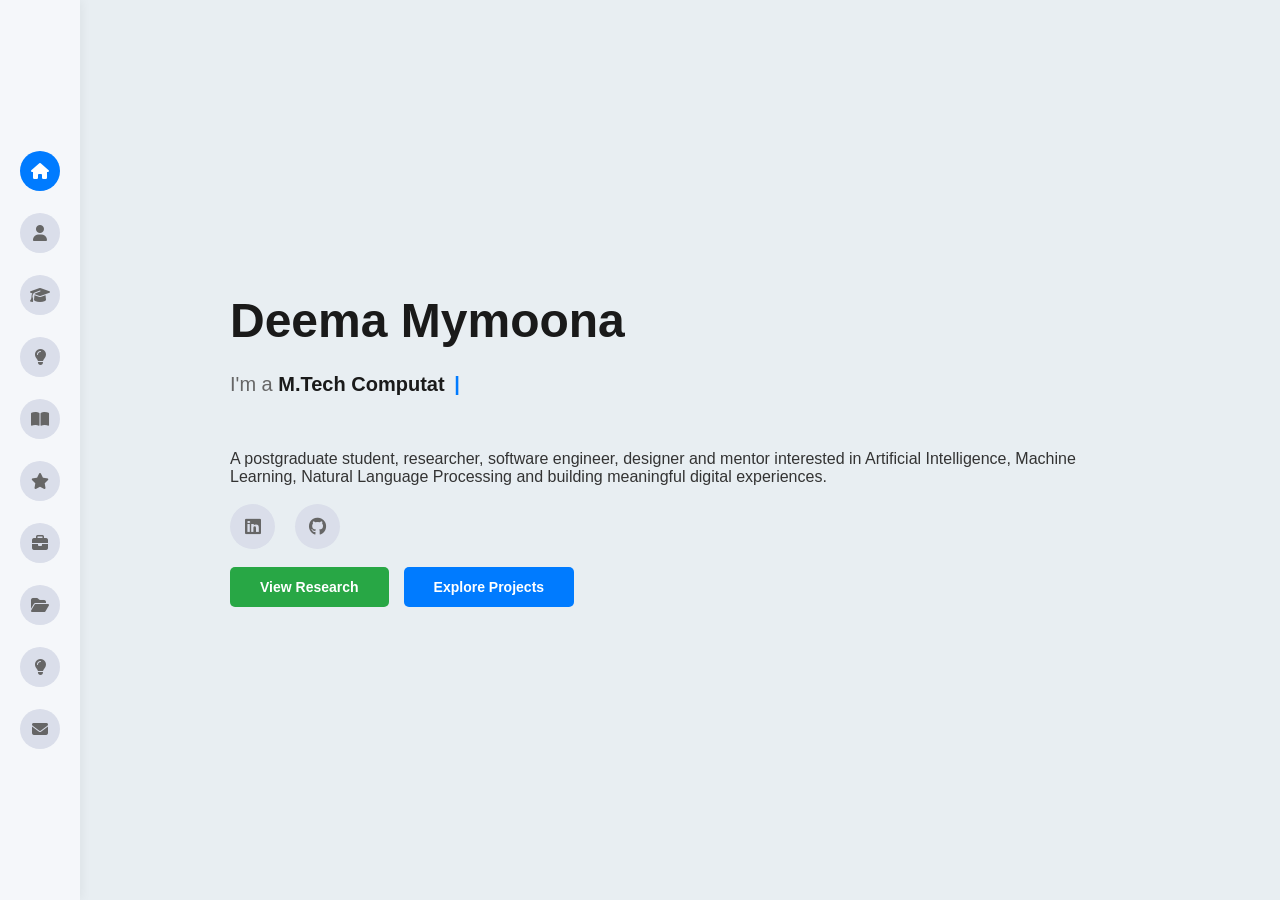
<file: index.html>
<!DOCTYPE html>
<html lang="en">

<head>
    <meta charset="UTF-8">
    <meta name="viewport" content="width=device-width, initial-scale=1.0">

    <title>Deema Mymoona | Software Engineer, Designer & AI Researcher</title>

    <meta name="description"
        content="Portfolio of Deema Mymoona — M.Tech Computational Linguistics Scholar, AI/ML Researcher, Software Engineer, UI/UX Designer, Mentor and Entrepreneur.">

    <meta name="keywords"
        content="Deema Mymoona, Software Engineer, UI UX Designer, AI Researcher, Computational Linguistics, Machine Learning, NLP, Portfolio">

    <meta name="author" content="Deema Mymoona">

    <link rel="stylesheet" href="style.css">

    <link rel="stylesheet"
        href="https://cdnjs.cloudflare.com/ajax/libs/font-awesome/6.4.0/css/all.min.css">
</head>

<body>

<div class="container snap-layout">

    <!-- ================= SIDEBAR ================= -->

    <div class="sidebar">

        <div class="sidebar-item home-icon active"
            id="nav-home"
            onclick="scrollToSection('home')"
            title="Home">
            <i class="fas fa-home"></i>
        </div>

        <div class="sidebar-item profile-icon"
            id="nav-about"
            onclick="scrollToSection('about')"
            title="About">
            <i class="fas fa-user"></i>
        </div>

        <div class="sidebar-item education-icon"
            id="nav-education"
            onclick="scrollToSection('education')"
            title="Education">
            <i class="fas fa-graduation-cap"></i>
        </div>

        <div class="sidebar-item"
            id="nav-research-interests"
            onclick="scrollToSection('research-interests')"
            title="Research Interests">
            <i class="fas fa-lightbulb"></i>
        </div>

        <div class="sidebar-item"
            id="nav-publications"
            onclick="scrollToSection('publications')"
            title="Research & Publications">
            <i class="fas fa-book-open"></i>
        </div>

        <div class="sidebar-item skills-icon"
            id="nav-skills"
            onclick="scrollToSection('skills')"
            title="Skills">
            <i class="fas fa-star"></i>
        </div>

        <div class="sidebar-item portfolio-icon"
            id="nav-experience"
            onclick="scrollToSection('experience')"
            title="Experience">
            <i class="fas fa-briefcase"></i>
        </div>

        <div class="sidebar-item services-icon"
            id="nav-projects"
            onclick="scrollToSection('projects')"
            title="Projects">
            <i class="fas fa-folder-open"></i>
        </div>

        <div class="sidebar-item"
            id="nav-ventures"
            onclick="scrollToSection('ventures')"
            title="Creative Work & Ventures">
            <i class="fas fa-lightbulb"></i>
        </div>

        <div class="sidebar-item contact-icon"
            id="nav-contact"
            onclick="scrollToSection('contact')"
            title="Contact">
            <i class="fas fa-envelope"></i>
        </div>

    </div>


    <!-- ================= SNAP SCROLL CONTAINER ================= -->

    <div class="snap-container" id="snap-container">


        <!-- ================= 1. HOME ================= -->

        <section class="snap-section" id="home">

            <div class="main-content">

                <div class="content-wrapper">

                    <h1 class="name">Deema Mymoona</h1>

                    <div class="subtitle">
                        I'm a
                        <span class="animated-text">Software Engineer</span>
                        <span class="cursor">|</span>
                    </div>

                    <p class="home-description">
                        A postgraduate student, researcher, software
                        engineer, designer and mentor interested in
                        Artificial Intelligence, Machine Learning,
                        Natural Language Processing and building
                        meaningful digital experiences.
                    </p><br>

                    <div class="social-links">

                        <a href="https://www.linkedin.com/in/deema-mymoona"
                            target="_blank"
                            rel="noopener noreferrer"
                            class="social-icon"
                            aria-label="LinkedIn">
                            <i class="fab fa-linkedin"></i>
                        </a>

                        <a href="https://github.com/deemamymoona"
                            target="_blank"
                            rel="noopener noreferrer"
                            class="social-icon"
                            aria-label="GitHub">
                            <i class="fab fa-github"></i>
                        </a>

                    </div><br>

                    <div class="cta-buttons">

                        <button class="btn btn-primary"
                            onclick="scrollToSection('publications')">
                            View Research
                        </button>

                        <button class="btn btn-secondary"
                            onclick="scrollToSection('projects')">
                            Explore Projects
                        </button>

                    </div>

                </div>

            </div>

        </section>


        <!-- ================= 2. ABOUT ================= -->

        <section class="snap-section" id="about">

            <div class="main-content about-page">

                <div class="about-container">

                    <div class="about-header">
                        <h2 class="about-title">About Me</h2>
                        <div class="title-underline"></div>
                    </div>

                    <div class="about-content">

                        <div class="profile-image-container">

                            <div class="profile-image-placeholder">

                                <img src="profile.jpg"
                                    alt="Deema Mymoona"
                                    style="width:100%;height:100%;object-fit:cover;border-radius:15px;">

                            </div>

                        </div>

                        <div class="details-section">

                            <div class="info-grid">

                                <div class="info-item">
                                    <span class="info-label">Degree:</span>
                                    <span class="info-value">
                                        M.Tech Computational Linguistics
                                    </span>
                                </div>

                                <div class="info-item">
                                    <span class="info-label">Background:</span>
                                    <span class="info-value">
                                        Computer Science & Engineering
                                    </span>
                                </div>

                                <div class="info-item">
                                    <span class="info-label">Email:</span>
                                    <span class="info-value">
                                        deemaafsal@gmail.com
                                    </span>
                                </div>

                                <div class="info-item">
                                    <span class="info-label">Location:</span>
                                    <span class="info-value">
                                        Kerala, India
                                    </span>
                                </div>

                            </div>

                            <div class="bio-section">

                                <p>
                                    I am pursuing an M.Tech in Computational
                                    Linguistics, with an academic background
                                    in Computer Science and Engineering.
                                    My interests lie at the intersection of
                                    Artificial Intelligence, Machine Learning,
                                    Natural Language Processing and
                                    Deep Learning.
                                </p>

                                <p>
                                    Beyond academics, I explore technology
                                    through software engineering, research
                                    and UI/UX design. I enjoy developing
                                    digital solutions, creating meaningful
                                    user experiences and working on projects
                                    that combine technical thinking with
                                    creativity.
                                </p>

                                <p>
                                    I also enjoy teaching, mentoring and
                                    sharing knowledge. Alongside my academic
                                    and technical journey, I explore
                                    entrepreneurship and creative work
                                    through my ventures, deméq and
                                    HennaByDeema.
                                </p>

                                <p>
                                    I believe growth comes from exploring
                                    different interests, building things,
                                    collaborating with others and staying
                                    curious.
                                </p>

                            </div>

                            <div class="cta-buttons">

                               <a href="./DEEMA_CV.pdf"
   class="btn btn-primary"
   download="DEEMA_CV.pdf">

                                    <i class="fas fa-download"></i>
                                    Download My CV

                                </a>

                                <button class="btn btn-secondary"
                                    onclick="scrollToSection('contact')">
                                    Contact Me
                                </button>

                            </div>

                        </div>

                    </div>

                </div>

            </div>

        </section>


        <!-- ================= 3. EDUCATION ================= -->

        <section class="snap-section" id="education">

            <div class="main-content about-page">

                <div class="about-container">

                    <div class="about-header">
                        <h2 class="about-title">Education</h2>
                        <div class="title-underline"></div>
                    </div>

                    <div class="education-layout">

                        <div class="education-column education-column-left">

                            <!-- MTECH -->

                            <div class="education-highlight-card">

                                <div class="edu-card-content">

                                    <h3>M.Tech Computational Linguistics</h3>

                                    <p class="institution">
                                        Government Engineering College,
                                        Sreekrishnapuram, Palakkad
                                    </p>

                                    <p class="duration">
                                        <i class="fas fa-calendar"></i>
                                        2025 – 2027 (Expected)
                                    </p>

                                    <ul class="achievement-list-edu">
                                        <li>First-Year CGPA: 8.80/10</li>
                                    </ul>

                                </div>

                            </div>

                            <!-- BTECH -->

                            <div class="education-highlight-card">

                                <div class="edu-card-content">

                                    <h3>
                                        B.Tech Computer Science
                                        and Engineering
                                    </h3>

                                    <p class="institution">
                                        MEA Engineering College,
                                        Perinthalmanna
                                    </p>

                                    <p class="duration">
                                        <i class="fas fa-calendar"></i>
                                        2021 – 2025
                                    </p>

                                    <h3 class="achievement-heading">
                                        Key Achievements
                                    </h3>

                                    <ul class="achievement-list-edu">
                                        <li>CGPA: 8.89/10</li>
                                        <li>Academic Scholarship Recipient</li>
                                        <li>Research publication at ICCSCE 2025</li>
                                    </ul>

                                </div>

                            </div>

                        </div>

                        <!-- ACADEMIC SUMMARY -->

                        <div class="education-column education-column-right">

                            <div class="education-summary-card">

                                <h3>Academic Profile</h3>

                                <div class="summary-group">

                                    <h4>
                                        <i class="fas fa-bullseye"></i>
                                        Focus Areas
                                    </h4>

                                    <ul class="summary-list">
                                        <li>Computational Linguistics</li>
                                        <li>Natural Language Processing</li>
                                        <li>Artificial Intelligence</li>
                                        <li>Deep Learning</li>
                                    </ul>

                                </div>

                                <div class="summary-group">

                                    <h4>
                                        <i class="fas fa-trophy"></i>
                                        Achievements
                                    </h4>

                                    <ul class="summary-list">
                                        <li>B.Tech CGPA: 8.89/10</li>
                                        <li>M.Tech First-Year CGPA: 8.80/10</li>
                                        <li>Academic Scholarship Recipient</li>
                                    </ul>

                                </div>

                                <div class="summary-group">

                                    <h4>
                                        <i class="far fa-file-alt"></i>
                                        Research
                                    </h4>

                                    <ul class="summary-list">
                                        <li>Published paper at ICCSCE 2025</li>
                                        <li>IEEE conference paper accepted for ICICAIEECE 2027</li>
                                    </ul>

                                </div>

                            </div>

                        </div>

                    </div>

                </div>

            </div>

        </section>


        <!-- ================= 4. RESEARCH INTERESTS ================= -->

        <section class="snap-section" id="research-interests">

            <div class="main-content about-page">

                <div class="about-container">

                    <div class="about-header">
                        <h2 class="about-title">Research Interests</h2>
                        <div class="title-underline"></div>
                    </div>

                    <div class="skills-content">

                        <div class="skills-card">
                            <div class="skills-column">

                                <h3 class="skills-category">
                                    Artificial Intelligence & Machine Learning
                                </h3>

                                <div class="skills-badges">
                                    <span class="skill-badge">Artificial Intelligence</span>
                                    <span class="skill-badge">Machine Learning</span>
                                    <span class="skill-badge">Deep Learning</span>
                                    <span class="skill-badge">Neural Networks</span>
                                </div>

                            </div>
                        </div>

                        <div class="skills-card">
                            <div class="skills-column">

                                <h3 class="skills-category">
                                    Language & Sequence Modeling
                                </h3>

                                <div class="skills-badges">
                                    <span class="skill-badge">Natural Language Processing</span>
                                    <span class="skill-badge">Computational Linguistics</span>
                                    <span class="skill-badge">Transformer Architectures</span>
                                    <span class="skill-badge">Sequence Modeling</span>
                                </div>

                            </div>
                        </div>

                        <div class="skills-card">
                            <div class="skills-column">

                                <h3 class="skills-category">
                                    Intelligent Systems
                                </h3>

                                <div class="skills-badges">
                                    <span class="skill-badge">Behavioural Biometrics</span>
                                    <span class="skill-badge">Biometric Authentication</span>
                                    <span class="skill-badge">Human-AI Interaction</span>
                                    <span class="skill-badge">AI in Education</span>
                                </div>

                            </div>
                        </div>

                    </div>

                </div>

            </div>

        </section>


        <!-- ================= 5. RESEARCH & PUBLICATIONS ================= -->

        <section class="snap-section" id="publications">

            <div class="main-content about-page">

                <div class="about-container">

                    <div class="about-header">
                        <h2 class="about-title">Research & Publications</h2>
                        <div class="title-underline"></div>
                    </div>

                    <div class="experience-content">

                        <!-- ONGOING RESEARCH -->

                        <article class="experience-card featured-card">

                            <div class="experience-header">

                                <div class="experience-meta-row">

                                    <h3 class="experience-title">
                                        <i class="fas fa-microscope"></i>
                                        Ongoing M.Tech Research
                                    </h3>

                                    <span class="role-tag">Ongoing</span>

                                </div>

                            </div>

                            <div class="experience-body">

                                <strong>
                                    Dual-Stream Transformer Framework for
                                    Continuous Identity Verification and
                                    AI-Assisted Academic Dishonesty Detection
                                    in Online Examinations
                                </strong>

                                <p>
                                    Exploring a dual-stream framework that
                                    combines behavioural typing dynamics
                                    and writing interaction patterns for
                                    continuous identity verification and
                                    the analysis of writing conditions
                                    in online examinations.
                                </p>

                            </div>

                            <div class="experience-tech">

                                <h4>Research Components</h4>

                                <ul class="experience-list">
                                    <li>Keystroke dynamics and behavioural features</li>
                                    <li>Writing interaction and revision patterns</li>
                                    <li>Dual-stream Transformer architecture</li>
                                    <li>Cross-attention-based feature fusion</li>
                                    <li>Instructor-reviewed writing-condition classification</li>
                                </ul>

                            </div>

                            <div class="experience-tech">
                                <div class="experience-badges">
                                    <span class="experience-badge">Transformers</span>
                                    <span class="experience-badge">PyTorch</span>
                                    <span class="experience-badge">Behavioural Biometrics</span>
                                    <span class="experience-badge">Machine Learning</span>
                                </div>
                            </div>

                        </article>


                        <!-- IEEE ACCEPTED PAPER -->

                        <article class="experience-card">

                            <div class="experience-header">

                                <div class="experience-meta-row">

                                    <h3 class="experience-title">
                                        <i class="fas fa-file-alt"></i>
                                        Keystroke Dynamics Authentication
                                        Using Transformer-based Sequence
                                        Modeling With Adaptive Thresholding
                                    </h3>

                                    <span class="role-tag">Accepted</span>

                                </div>

                            </div>

                            <div class="experience-body">

                                Accepted for the IEEE International
                                Conference on Intelligent Computing,
                                Artificial Intelligence on Electrical,
                                Electronics & Computer Engineering
                                (ICICAIEECE 2027).

                            </div>

                            <p class="experience-duration">
                                <i class="fas fa-calendar"></i>
                                21–22 January 2027
                            </p>

                            <p class="experience-duration">
                                Paper ID: 1017
                            </p>

                            <p class="experience-body">
                                Camera-ready submission and registration
                                requirements pending.
                            </p>

                        </article>


                        <!-- PUBLISHED PAPER -->

                        <article class="experience-card">

                            <div class="experience-header">

                                <div class="experience-meta-row">

                                    <h3 class="experience-title">
                                        <i class="fas fa-book"></i>
                                        DocConnect: Smart Diagnosis,
                                        Emergency Support and Doctor Scheduling
                                    </h3>

                                    <span class="role-tag">Published</span>

                                </div>

                            </div>

                            <div class="experience-body">

                                Published in the Proceedings of ICCSCE 2025,
                                Advances in Computer Science Research,
                                Volume 124, pages 108–119, Atlantis Press.

                            </div>

                            <p class="experience-duration">
                                DOI:
                                <a href="https://doi.org/10.2991/978-94-6463-858-5_11"
                                    target="_blank"
                                    rel="noopener noreferrer">
                                    10.2991/978-94-6463-858-5_11
                                </a>
                            </p>

                            <div class="experience-tech">
                                <div class="experience-badges">
                                    <span class="experience-badge">Healthcare Technology</span>
                                    <span class="experience-badge">Artificial Intelligence</span>
                                    <span class="experience-badge">Machine Learning</span>
                                </div>
                            </div>

                        </article>

                    </div>

                </div>

            </div>

        </section>


        <!-- ================= 6. SKILLS ================= -->

        <section class="snap-section" id="skills">

            <div class="main-content about-page">

                <div class="about-container">

                    <div class="about-header">
                        <h2 class="about-title">Skills</h2>
                        <div class="title-underline"></div>
                    </div>

                    <div class="skills-content">

                        <!-- PROGRAMMING -->

                        <div class="skills-card">
                            <div class="skills-column">

                                <h3 class="skills-category">Programming</h3>

                                <div class="skills-badges">
                                    <span class="skill-badge">Python</span>
                                    <span class="skill-badge">HTML</span>
                                    <span class="skill-badge">CSS</span>
                                    <span class="skill-badge">JavaScript</span>
                                </div>

                            </div>
                        </div>

                        <!-- AI / ML / NLP -->

                        <div class="skills-card">
                            <div class="skills-column">

                                <h3 class="skills-category">
                                    AI / Machine Learning / NLP
                                </h3>

                                <div class="skills-badges">
                                    <span class="skill-badge">Natural Language Processing</span>
                                    <span class="skill-badge">Machine Learning</span>
                                    <span class="skill-badge">Deep Learning</span>
                                    <span class="skill-badge">Transformer Models</span>
                                    <span class="skill-badge">Text Processing</span>
                                    <span class="skill-badge">Sequence Modeling</span>
                                    <span class="skill-badge">Behavioural Biometrics</span>
                                </div>

                            </div>
                        </div>

                        <!-- LIBRARIES -->

                        <div class="skills-card">
                            <div class="skills-column">

                                <h3 class="skills-category">
                                    Libraries & Frameworks
                                </h3>

                                <div class="skills-badges">
                                    <span class="skill-badge">NumPy</span>
                                    <span class="skill-badge">Pandas</span>
                                    <span class="skill-badge">Scikit-learn</span>
                                    <span class="skill-badge">PyTorch</span>
                                    <span class="skill-badge">NLTK</span>
                                    <span class="skill-badge">spaCy</span>
                                    <span class="skill-badge">Matplotlib</span>
                                </div>

                            </div>
                        </div>

                        <!-- DEVELOPMENT -->

                        <div class="skills-card">
                            <div class="skills-column">

                                <h3 class="skills-category">Development</h3>

                                <div class="skills-badges">
                                    <span class="skill-badge">Django</span>
                                    <span class="skill-badge">Flask</span>
                                    <span class="skill-badge">Flutter</span>
                                </div>

                            </div>
                        </div>

                        <!-- TOOLS -->

                        <div class="skills-card">
                            <div class="skills-column">

                                <h3 class="skills-category">
                                    Tools & Platforms
                                </h3>

                                <div class="skills-badges">
                                    <span class="skill-badge">Git</span>
                                    <span class="skill-badge">GitHub</span>
                                    <span class="skill-badge">Jupyter Notebook</span>
                                    <span class="skill-badge">Google Colab</span>
                                    <span class="skill-badge">VS Code</span>
                                    <span class="skill-badge">PyCharm</span>
                                </div>

                            </div>
                        </div>

                        <!-- DESIGN -->

                        <div class="skills-card">
                            <div class="skills-column">

                                <h3 class="skills-category">
                                    UI/UX & Design
                                </h3>

                                <div class="skills-badges">
                                    <span class="skill-badge">Figma</span>
                                    <span class="skill-badge">Canva</span>
                                    <span class="skill-badge">UI Design</span>
                                    <span class="skill-badge">UX Design</span>
                                    <span class="skill-badge">User Interface Prototyping</span>
                                    <span class="skill-badge">Visual Design</span>
                                    <span class="skill-badge">Illustration</span>
                                </div>

                            </div>
                        </div>

                        <!-- PROFESSIONAL -->

                        <div class="skills-card">
                            <div class="skills-column">

                                <h3 class="skills-category">
                                    Professional & Creative Skills
                                </h3>

                                <div class="skills-badges">
                                    <span class="skill-badge">Teaching</span>
                                    <span class="skill-badge">Mentoring</span>
                                    <span class="skill-badge">Team Collaboration</span>
                                    <span class="skill-badge">Project Coordination</span>
                                    <span class="skill-badge">Entrepreneurship</span>
                                    <span class="skill-badge">Creative Direction</span>
                                </div>

                            </div>
                        </div>

                    </div>

                </div>

            </div>

        </section>


        <!-- ================= 7. EXPERIENCE ================= -->

        <section class="snap-section" id="experience">

            <div class="main-content about-page">

                <div class="about-container">

                    <div class="about-header">
                        <h2 class="about-title">Experience</h2>
                        <div class="title-underline"></div>
                    </div>

                    <div class="experience-content">


                        <!-- FREELANCE UI/UX DESIGNER -->

                        <article class="experience-card featured-card">

                            <div class="experience-header">

                                <div class="experience-meta-row">

                                    <h3 class="experience-title">
                                        <i class="fas fa-pen-ruler"></i>
                                        Freelance UI/UX Designer
                                    </h3>

                                    <span class="role-tag current-role">
                                        Current
                                    </span>

                                </div>

                                <p class="experience-company">Freelance</p>

                                <p class="experience-duration">
                                    <i class="fas fa-calendar"></i>
                                    July 2026 – Present
                                </p>

                            </div>

                            <div class="experience-body">
                                Working independently on digital design
                                projects, focusing on user interface design,
                                interface prototyping and creating intuitive,
                                visually engaging user experiences.
                            </div>

                            <div class="experience-tech">
                                <div class="experience-badges">
                                    <span class="experience-badge">UI Design</span>
                                    <span class="experience-badge">UX Design</span>
                                    <span class="experience-badge">User Interface Prototyping</span>
                                    <span class="experience-badge">Figma</span>
                                </div>
                            </div><br>

                            <div class="experience-tech">
                                <a href="https://www.wascoservices.com/"
                                    target="_blank"
                                    rel="noopener noreferrer"
                                    class="btn btn-secondary">
                                    <i class="fab fa-linkedin"></i>
                                    View Website
                                </a>
                            </div>

                        </article>


                        <!-- TEACHING ASSISTANT -->

                        <article class="experience-card">

                            <div class="experience-header">

                                <div class="experience-meta-row">

                                    <h3 class="experience-title">
                                        <i class="fas fa-chalkboard-teacher"></i>
                                        Teaching Assistant
                                    </h3>

                                    <span class="role-tag current-role">
                                        Current
                                    </span>

                                </div>

                                <p class="experience-company">
                                    Government Engineering College,
                                    Sreekrishnapuram
                                </p>

                                <p class="experience-duration">
                                    <i class="fas fa-calendar"></i>
                                    August 2025 – Present
                                </p>

                            </div>

                            <div class="experience-body">
                                Supporting academic activities and student
                                learning, assisting with technical concepts
                                and contributing to teaching and learning
                                activities.
                            </div>

                            <div class="experience-tech">
                                <div class="experience-badges">
                                    <span class="experience-badge">Academic Support</span>
                                    <span class="experience-badge">Student Mentoring</span>
                                    <span class="experience-badge">Teaching Assistance</span>
                                </div>
                            </div>

                        </article>


                        <!-- DATA SCIENCE TRAINEE -->

                        <article class="experience-card">

                            <div class="experience-header">

                                <h3 class="experience-title">
                                    <i class="fas fa-chart-line"></i>
                                    Data Science & Analytics Trainee
                                </h3>

                                <p class="experience-company">
                                    India Data Research Academy
                                </p>

                                <p class="experience-duration">
                                    <i class="fas fa-calendar"></i>
                                    August 2026 – September 2026
                                </p>

                            </div>

                            <div class="experience-body">
                                Participated in data science and analytics
                                training activities, developing practical
                                familiarity with data-oriented problem-solving
                                and analytical workflows.
                            </div>

                            <div class="experience-tech">
                                <div class="experience-badges">
                                    <span class="experience-badge">Python</span>
                                    <span class="experience-badge">Data Analysis</span>
                                    <span class="experience-badge">Machine Learning</span>
                                </div>
                            </div>

                        </article>


                        <!-- ICFOSS -->

                        <article class="experience-card">

                            <div class="experience-header">

                                <h3 class="experience-title">
                                    <i class="fas fa-brain"></i>
                                    Machine Learning Intern
                                </h3>

                                <p class="experience-company">
                                    International Centre for Free and
                                    Open Source Software (ICFOSS)
                                </p>

                                <p class="experience-duration">
                                    <i class="fas fa-calendar"></i>
                                    May 2023 · Thiruvananthapuram, Kerala
                                </p>

                            </div>

                            <div class="experience-body">
                                Completed an internship focused on Machine
                                Learning with Python. As part of a team,
                                worked on a project titled
                                "Shopping Marketing Using Clustering",
                                which secured second place.
                            </div>

                            <div class="experience-tech">
                                <div class="experience-badges">
                                    <span class="experience-badge">Python</span>
                                    <span class="experience-badge">Machine Learning</span>
                                    <span class="experience-badge">Clustering</span>
                                    <span class="experience-badge">Data Analysis</span>
                                </div>
                            </div>

                        </article>


                        <!-- MAGAZINE ILLUSTRATOR -->

                        <article class="experience-card">

                            <div class="experience-header">

                                <h3 class="experience-title">
                                    <i class="fas fa-palette"></i>
                                    Magazine Illustrator
                                </h3>

                                <p class="experience-company">
                                    MEA Engineering College,
                                    Perinthalmanna
                                </p>

                                <p class="experience-duration">
                                    <i class="fas fa-calendar"></i>
                                    February 2024 – May 2024
                                    · Perinthalmanna, Kerala
                                </p>

                            </div>

                            <div class="experience-body">
                                Worked as a magazine illustrator, creating
                                engaging visuals for the college publication.
                                Collaborated with editors to conceptualize
                                artwork that communicated the magazine's
                                themes and enhanced its visual presentation.
                            </div>

                            <div class="experience-tech">
                                <div class="experience-badges">
                                    <span class="experience-badge">Illustration</span>
                                    <span class="experience-badge">Visual Design</span>
                                    <span class="experience-badge">Creative Collaboration</span>
                                    <span class="experience-badge">Content Creation</span>
                                </div>
                            </div><br>

                            <div class="experience-tech">
                                <a href="https://heyzine.com/flip-book/9bbf47861d.html"
                                    target="_blank"
                                    rel="noopener noreferrer"
                                    class="btn btn-secondary">
                                    <i class="fas fa-book-open"></i>
                                    View College Magazine
                                </a>
                            </div>

                        </article>

                    </div>

                </div>

            </div>

        </section>


        <!-- ================= 8. PROJECTS ================= -->

        <section class="snap-section" id="projects">

            <div class="main-content about-page">

                <div class="about-container">

                    <div class="about-header">
                        <h2 class="about-title">Projects</h2>
                        <div class="title-underline"></div>
                    </div>

                    <div class="experience-content">


                        <!-- KEYSTROKE PROJECT -->

                        <article class="experience-card featured-card">

                            <div class="experience-header">

                                <div class="experience-meta-row">

                                    <h3 class="experience-title">
                                        <i class="fas fa-keyboard"></i>
                                        Keystroke Dynamics Authentication
                                        Using Transformer-Based Sequence
                                        Modeling with Adaptive Thresholding
                                    </h3>

                                </div>

                                <p class="experience-duration">
                                    <i class="fas fa-calendar"></i>
                                    2025 – Present
                                </p>

                            </div>

                            <div class="experience-body">
                                A behavioural biometric authentication
                                system that explores user identification
                                through typing patterns using
                                Transformer-based sequence modeling.
                            </div>

                            <div class="experience-tech">

                                <h4>Key Contributions</h4>

                                <ul class="experience-list">
                                    <li>Captured millisecond-level keystroke timing data</li>
                                    <li>Implemented Transformer-based sequence modeling</li>
                                    <li>Developed a multi-imposter testing framework</li>
                                    <li>Developed an adaptive threshold authentication mechanism</li>
                                    <li>Compared performance with traditional machine learning approaches</li>
                                </ul>

                            </div>

                            <div class="experience-tech">
                                <div class="experience-badges">
                                    <span class="experience-badge">Python</span>
                                    <span class="experience-badge">PyTorch</span>
                                    <span class="experience-badge">Transformers</span>
                                    <span class="experience-badge">Machine Learning</span>
                                    <span class="experience-badge">Behavioural Biometrics</span>
                                </div>
                            </div><br>

                            <div class="experience-tech">
                                <a href="https://github.com/deemamymoona/keystroke-dynamics-authentication-using-transformer-based-sequence-modeling-with-adaptive-thresholdi"
                                    target="_blank"
                                    rel="noopener noreferrer"
                                    class="btn btn-secondary">
                                    <i class="fab fa-github"></i>
                                    View Project
                                </a>
                            </div>

                        </article>


                        <!-- DOC CONNECT -->

                        <article class="experience-card">

                            <div class="experience-header">

                                <div class="experience-meta-row">

                                    <h3 class="experience-title">
                                        <i class="fas fa-heartbeat"></i>
                                        DocConnect – AI-Powered Telehealth Platform
                                    </h3>

                                    <span class="role-tag current-role">
                                        Team Leader
                                    </span>

                                </div>

                                <p class="experience-duration">
                                    <i class="fas fa-calendar"></i>
                                    July 2024 – March 2025
                                </p>

                            </div>

                            <div class="experience-body">
                                An AI-assisted healthcare platform integrating
                                chatbot assistance, skin disease prediction,
                                doctor appointment scheduling and
                                emergency services.
                            </div>

                            <div class="experience-tech">

                                <h4>Key Contributions</h4>

                                <ul class="experience-list">
                                    <li>Implemented CNN-based skin disease prediction with reported 92.6% accuracy</li>
                                    <li>Integrated Google Gemini API for AI-assisted medical queries</li>
                                    <li>Developed doctor appointment booking and ambulance service features</li>
                                    <li>Developed a Django administration portal for doctors and appointments</li>
                                </ul>

                            </div>

                            <div class="experience-tech">
                                <div class="experience-badges">
                                    <span class="experience-badge">Python</span>
                                    <span class="experience-badge">Django</span>
                                    <span class="experience-badge">Flutter</span>
                                    <span class="experience-badge">CNN</span>
                                    <span class="experience-badge">Google Gemini API</span>
                                    <span class="experience-badge">HTML</span>
                                    <span class="experience-badge">CSS</span>
                                    <span class="experience-badge">JavaScript</span>
                                </div>
                            </div><br>

                            <div class="experience-tech">
                                <a href="https://doi.org/10.2991/978-94-6463-858-5_11"
                                    target="_blank"
                                    rel="noopener noreferrer"
                                    class="btn btn-secondary">
                                    <i class="fas fa-book-open"></i>
                                    Read Published Paper
                                </a>
                            </div>

                        </article>

                    </div>

                </div>

            </div>

        </section>


      
<!-- ================= 9. CREATIVE WORK & VENTURES ================= -->

<section class="snap-section" id="ventures">

    <div class="main-content about-page">

        <div class="about-container">

            <div class="about-header">
                <h2 class="about-title">Creative Work & Ventures</h2>
                <div class="title-underline"></div>
            </div>

            <p class="ventures-intro">
                Beyond technology and academics, I explore creativity
                through entrepreneurship, customised design and art.
                These independent ventures allow me to turn ideas into
                personalised experiences and meaningful creations.
            </p>

            <div class="experience-content">

                <!-- DEMÉQ -->

                <article class="experience-card featured-card">

                    <div class="experience-header">

                        <div class="experience-meta-row">

                            <h3 class="experience-title">
                                <i class="fas fa-store"></i>
                                deméq
                            </h3>

                            <span class="role-tag current-role">
                                Ongoing
                            </span>

                        </div>

                        <p class="experience-company">
                            Customised Invitations, Design & Gifting
                        </p>

                    </div>

                    <div class="experience-body">
                        deméq is my creative venture specialising in
                        personalised designs and customised products
                        for special occasions. From wedding invitations
                        and save-the-date designs to Nikkah Nama,
                        customised gifts, ID cards and return gifts,
                        I create thoughtful designs that make moments
                        more personal and memorable.
                    </div>

                    <div class="experience-tech">
                        <div class="experience-badges">
                            <span class="experience-badge">Wedding Invitations</span>
                            <span class="experience-badge">Save the Dates</span>
                            <span class="experience-badge">Nikkah Nama</span>
                            <span class="experience-badge">Customised Gifts</span>
                            <span class="experience-badge">ID Cards</span>
                            <span class="experience-badge">Return Gifts</span>
                            <span class="experience-badge">Creative Design</span>
                        </div>
                    </div>

                    <br>

                    <div class="experience-tech">
                        <a href="https://www.instagram.com/demeq.co/"
                           target="_blank"
                           rel="noopener noreferrer"
                           class="btn btn-secondary">
                            <i class="fab fa-instagram"></i>
                            Explore deméq
                        </a>
                    </div>

                </article>


                <!-- HENNA BY DEEMA -->

                <article class="experience-card">

                    <div class="experience-header">

                        <div class="experience-meta-row">

                            <h3 class="experience-title">
                                <i class="fas fa-hand-sparkles"></i>
                                HennaByDeema
                            </h3>

                            <span class="role-tag current-role">
                                Ongoing
                            </span>

                        </div>

                        <p class="experience-company">
                            Independent Henna Artist
                        </p>

                    </div>

                    <div class="experience-body">
                        HennaByDeema is my personal creative journey
                        as a henna artist. I create intricate henna
                        designs, exploring different patterns and
                        artistic styles while bringing creativity,
                        detail and individuality to every design.
                    </div>

                    <div class="experience-tech">
                        <div class="experience-badges">
                            <span class="experience-badge">Henna Art</span>
                            <span class="experience-badge">Intricate Patterns</span>
                            <span class="experience-badge">Artistic Expression</span>
                            <span class="experience-badge">Custom Designs</span>
                            <span class="experience-badge">Creative Entrepreneurship</span>
                        </div>
                    </div>

                    <br>

                    <div class="experience-tech">
                        <a href="https://www.instagram.com/hennabydeema/"
                           target="_blank"
                           rel="noopener noreferrer"
                           class="btn btn-secondary">
                            <i class="fab fa-instagram"></i>
                            Explore HennaByDeema
                        </a>
                    </div>

                </article>

            </div>

        </div>

    </div>

</section>



        <!-- ================= 10. CONTACT ================= -->

        <section class="snap-section" id="contact">

            <div class="main-content about-page">

                <div class="about-container">

                    <div class="about-header">
                        <h2 class="about-title">Contact</h2>
                        <div class="title-underline"></div>
                    </div>

                    <div class="contact-layout">

                        <div class="contact-info-card">

                            <h3>Get in Touch</h3>

                            <p>
                                I'm open to research opportunities,
                                collaborations, creative projects and
                                meaningful conversations. Feel free
                                to reach out!
                            </p>

                            <div class="contact-details">

                                <div class="contact-item">

                                    <div class="contact-icon-wrap">
                                        <i class="fas fa-envelope"></i>
                                    </div>

                                    <div>
                                        <span class="contact-label">Email</span>

                                        <a href="mailto:deemaafsal@gmail.com"
                                            class="contact-value">
                                            deemaafsal@gmail.com
                                        </a>
                                    </div>

                                </div>

                                <div class="contact-item">

                                    <div class="contact-icon-wrap">
                                        <i class="fas fa-phone"></i>
                                    </div>

                                    <div>
                                        <span class="contact-label">Phone</span>

                                        <a href="tel:+91773674832"
                                            class="contact-value">
                                            7736743832
                                        </a>
                                    </div>

                                </div>

                                <div class="contact-item">

                                    <div class="contact-icon-wrap">
                                        <i class="fas fa-map-marker-alt"></i>
                                    </div>

                                    <div>
                                        <span class="contact-label">Location</span>

                                        <span class="contact-value">
                                            Kerala, India
                                        </span>
                                    </div>

                                </div>

                            </div>

                            <div class="contact-social">

                                <a href="https://www.linkedin.com/in/deema-mymoona"
                                    target="_blank"
                                    rel="noopener noreferrer"
                                    class="contact-social-link"
                                    aria-label="LinkedIn">
                                    <i class="fab fa-linkedin"></i>
                                </a>

                                <a href="https://github.com/deemamymoona"
                                    target="_blank"
                                    rel="noopener noreferrer"
                                    class="contact-social-link"
                                    aria-label="GitHub">
                                    <i class="fab fa-github"></i>
                                </a>

                                <!-- <a href="https://www.instagram.com/demeq.co/"
                                    target="_blank"
                                    rel="noopener noreferrer"
                                    class="contact-social-link"
                                    aria-label="deméq Instagram">
                                    <i class="fab fa-instagram"></i>
                                </a>

                                <a href="https://www.instagram.com/hennabydeema/"
                                    target="_blank"
                                    rel="noopener noreferrer"
                                    class="contact-social-link"
                                    aria-label="HennaByDeema Instagram">
                                    <i class="fab fa-instagram"></i>
                                </a> -->

                            </div><br>

                            <div class="cta-buttons">

                                <a href="mailto:deemaafsal@gmail.com"
                                    class="btn btn-primary">
                                    <i class="fas fa-envelope"></i>
                                    Email Me
                                </a>

                            </div>

                        </div>

                    </div>

                </div>

            </div>

        </section>


    </div>

</div>

<script src="script.js"></script>

</body>
</html>
</file>
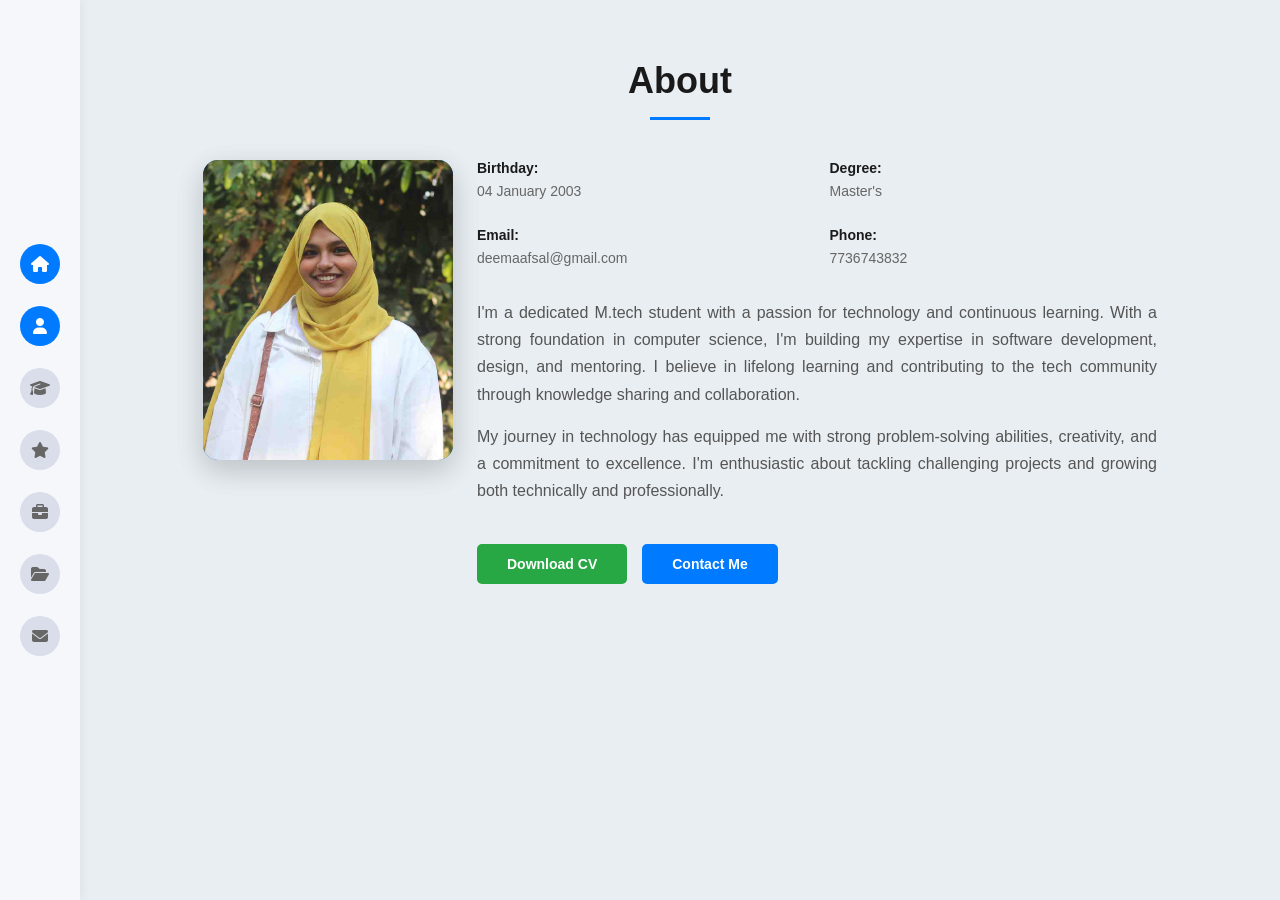
<file: about.html>
<!DOCTYPE html>
<html lang="en">
<head>
    <meta charset="UTF-8">
    <meta name="viewport" content="width=device-width, initial-scale=1.0">
    <title>About - Deema Mymoona</title>
    <link rel="stylesheet" href="style.css">
    <link rel="stylesheet" href="https://cdnjs.cloudflare.com/ajax/libs/font-awesome/6.4.0/css/all.min.css">
</head>
<body>
    <div class="container">
        <!-- Sidebar -->
        <div class="sidebar">
            <div class="sidebar-item home-icon" onclick="navigateWithTransition('index.html')" title="Home">
                <i class="fas fa-home"></i>
            </div>
            <div class="sidebar-item profile-icon active" title="About">
                <i class="fas fa-user"></i>
            </div>
            <div class="sidebar-item education-icon" onclick="navigateWithTransition('education.html')" title="Education">
                <i class="fas fa-graduation-cap"></i>
            </div>
            <div class="sidebar-item skills-icon" onclick="navigateWithTransition('skills.html')" title="Skills">
                <i class="fas fa-star"></i>
            </div>
            <div class="sidebar-item portfolio-icon" onclick="navigateWithTransition('experience.html')" title="Experience">
                <i class="fas fa-briefcase"></i>
            </div>
            <div class="sidebar-item services-icon" onclick="navigateWithTransition('projects.html')" title="Projects">
                <i class="fas fa-folder-open"></i>
            </div>
            <div class="sidebar-item contact-icon" onclick="navigateWithTransition('contact.html')" title="Contact">
                <i class="fas fa-envelope"></i>
            </div>
        </div>

        <!-- Main Content -->
        <div class="main-content about-page">
            <div class="about-container">
                <!-- Header -->
                <div class="about-header">
                    <h2 class="about-title">About</h2>
                    <div class="title-underline"></div>
                </div>

                <!-- About Content -->
                <div class="about-content">
                    <!-- Profile Image -->
                    <div class="profile-image-container">
                        <div class="profile-image-placeholder">
                           <img src="profile.jpg" alt="Deema Mymoona" style="width:100%;height:100%;object-fit:cover;border-radius:15px;">
                        </div>
                    </div>

                    <!-- Details Section -->
                    <div class="details-section">
                        <!-- Info Grid -->
                        <div class="info-grid">
                            <div class="info-item">
                                <span class="info-label">Birthday:</span>
                                <span class="info-value">04 January 2003</span>
                            </div>
                            <div class="info-item">
                                <span class="info-label">Degree:</span>
                                <span class="info-value">Master's</span>
                            </div>
                            <div class="info-item">
                                <span class="info-label">Email:</span>
                                <span class="info-value">deemaafsal@gmail.com</span>
                            </div>
                            <div class="info-item">
                                <span class="info-label">Phone:</span>
                                <span class="info-value">7736743832</span>
                            </div>
                        </div>

                        <!-- Bio Section -->
                        <div class="bio-section">
                            <p>I'm a dedicated M.tech student with a passion for technology and continuous learning. With a strong foundation in computer science, I'm building my expertise in software development, design, and mentoring. I believe in lifelong learning and contributing to the tech community through knowledge sharing and collaboration.</p>
                            
                            <p>My journey in technology has equipped me with strong problem-solving abilities, creativity, and a commitment to excellence. I'm enthusiastic about tackling challenging projects and growing both technically and professionally.</p>
                        </div>

                        <!-- CTA Buttons -->
                        <div class="cta-buttons">
                            <button class="btn btn-primary">Download CV</button>
                            <button class="btn btn-secondary">Contact Me</button>
                        </div>
                    </div>
                </div>
            </div>
        </div>
    </div>

    <script src="script.js"></script>
</body>
</html>
</file>
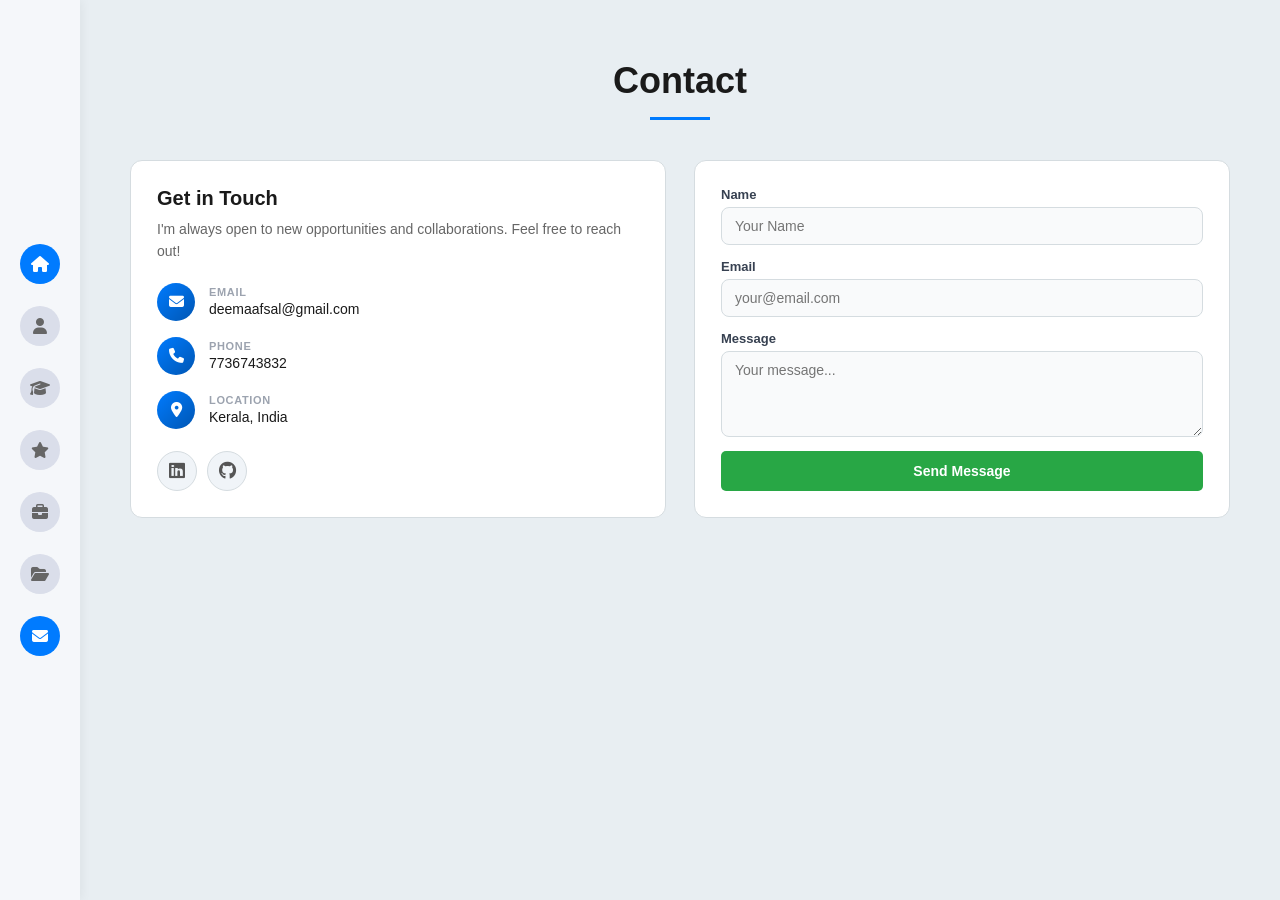
<file: contact.html>
<!DOCTYPE html>
<html lang="en">
<head>
    <meta charset="UTF-8">
    <meta name="viewport" content="width=device-width, initial-scale=1.0">
    <title>Contact - Deema Mymoona</title>
    <link rel="stylesheet" href="style.css">
    <link rel="stylesheet" href="https://cdnjs.cloudflare.com/ajax/libs/font-awesome/6.4.0/css/all.min.css">
</head>
<body>
    <div class="container">
        <!-- Sidebar -->
        <div class="sidebar">
            <div class="sidebar-item home-icon" onclick="navigateWithTransition('index.html')" title="Home">
                <i class="fas fa-home"></i>
            </div>
            <div class="sidebar-item profile-icon" onclick="navigateWithTransition('about.html')" title="About">
                <i class="fas fa-user"></i>
            </div>
            <div class="sidebar-item education-icon" onclick="navigateWithTransition('education.html')" title="Education">
                <i class="fas fa-graduation-cap"></i>
            </div>
            <div class="sidebar-item skills-icon" onclick="navigateWithTransition('skills.html')" title="Skills">
                <i class="fas fa-star"></i>
            </div>
            <div class="sidebar-item portfolio-icon" onclick="navigateWithTransition('experience.html')" title="Experience">
                <i class="fas fa-briefcase"></i>
            </div>
            <div class="sidebar-item services-icon" onclick="navigateWithTransition('projects.html')" title="Projects">
                <i class="fas fa-folder-open"></i>
            </div>
            <div class="sidebar-item contact-icon active" title="Contact">
                <i class="fas fa-envelope"></i>
            </div>
        </div>

        <!-- Main Content -->
        <div class="main-content about-page">
            <div class="about-container">
                <div class="about-header">
                    <h2 class="about-title">Contact</h2>
                    <div class="title-underline"></div>
                </div>

                <div class="contact-layout">
                    <div class="contact-info-card">
                        <h3>Get in Touch</h3>
                        <p>I'm always open to new opportunities and collaborations. Feel free to reach out!</p>
                        <div class="contact-details">
                            <div class="contact-item">
                                <div class="contact-icon-wrap"><i class="fas fa-envelope"></i></div>
                                <div>
                                    <span class="contact-label">Email</span>
                                    <a href="mailto:deemaafsal@gmail.com" class="contact-value">deemaafsal@gmail.com</a>
                                </div>
                            </div>
                            <div class="contact-item">
                                <div class="contact-icon-wrap"><i class="fas fa-phone"></i></div>
                                <div>
                                    <span class="contact-label">Phone</span>
                                    <span class="contact-value">7736743832</span>
                                </div>
                            </div>
                            <div class="contact-item">
                                <div class="contact-icon-wrap"><i class="fas fa-map-marker-alt"></i></div>
                                <div>
                                    <span class="contact-label">Location</span>
                                    <span class="contact-value">Kerala, India</span>
                                </div>
                            </div>
                        </div>
                        <div class="contact-social">
                            <a href="https://www.linkedin.com/in/deema-mymoona" target="_blank" class="contact-social-link"><i class="fab fa-linkedin"></i></a>
                            <a href="https://github.com/deemamymoona" target="_blank" class="contact-social-link"><i class="fab fa-github"></i></a>
                        </div>
                    </div>

                    <form class="contact-form">
                        <div class="form-group">
                            <label for="contact-name">Name</label>
                            <input type="text" id="contact-name" name="name" placeholder="Your Name" autocomplete="off" required>
                        </div>
                        <div class="form-group">
                            <label for="contact-email">Email</label>
                            <input type="email" id="contact-email" name="email" placeholder="your@email.com" autocomplete="off" required>
                        </div>
                        <div class="form-group">
                            <label for="contact-message">Message</label>
                            <textarea id="contact-message" name="message" rows="4" placeholder="Your message..." required></textarea>
                        </div>
                        <button type="submit" class="btn btn-primary contact-send-btn">Send Message</button>
                    </form>
                </div>
            </div>
        </div>
    </div>

    <script src="script.js"></script>
</body>
</html>
</file>
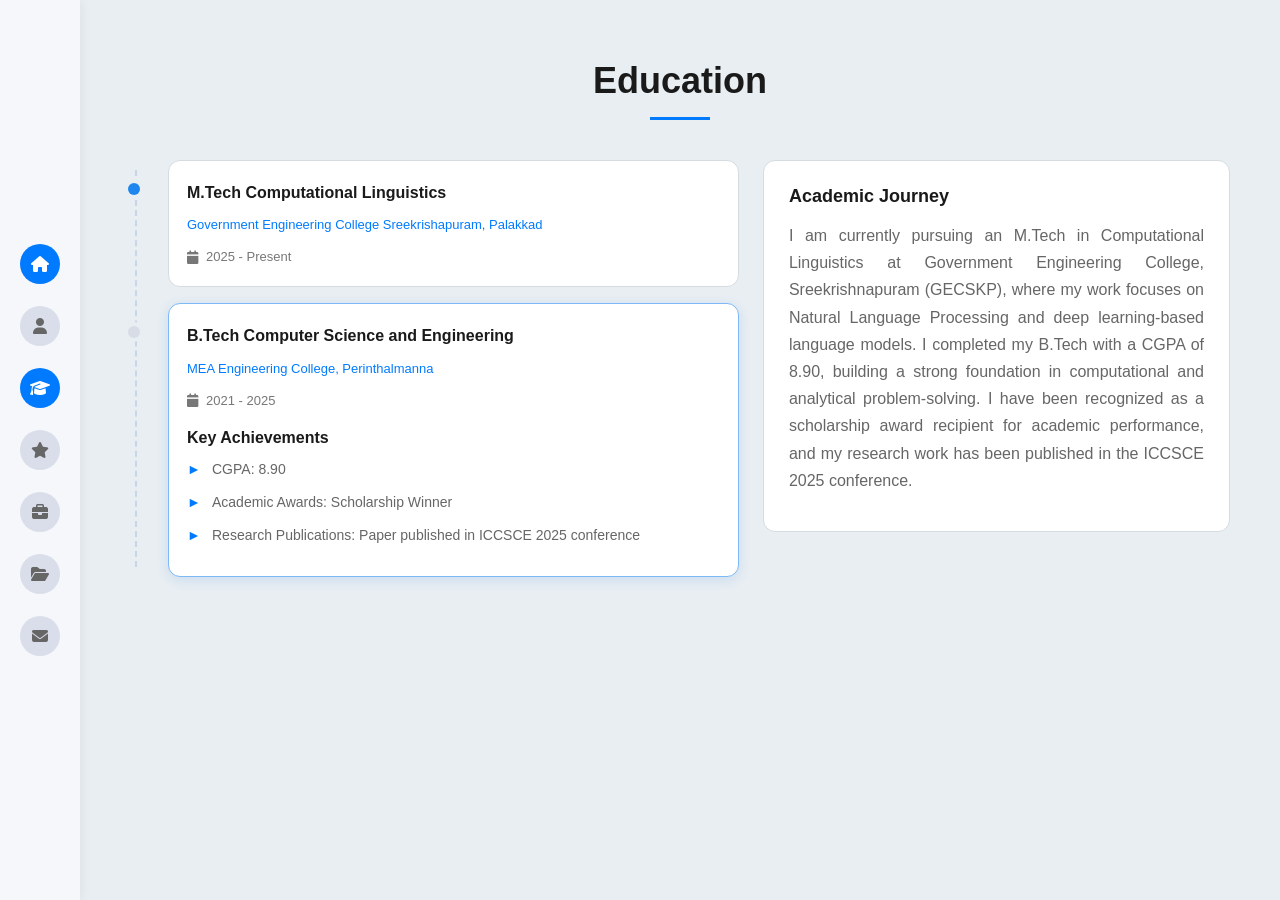
<file: education.html>
<!DOCTYPE html>
<html lang="en">
<head>
    <meta charset="UTF-8">
    <meta name="viewport" content="width=device-width, initial-scale=1.0">
    <title>Education - Deema Mymoona</title>
    <link rel="stylesheet" href="style.css">
    <link rel="stylesheet" href="https://cdnjs.cloudflare.com/ajax/libs/font-awesome/6.4.0/css/all.min.css">
</head>
<body>
    <div class="container">
        <!-- Sidebar -->
        <div class="sidebar">
            <div class="sidebar-item home-icon" onclick="navigateWithTransition('index.html')" title="Home">
                <i class="fas fa-home"></i>
            </div>
            <div class="sidebar-item profile-icon" onclick="navigateWithTransition('about.html')" title="About">
                <i class="fas fa-user"></i>
            </div>
            <div class="sidebar-item education-icon active" title="Education">
                <i class="fas fa-graduation-cap"></i>
            </div>
            <div class="sidebar-item skills-icon" onclick="navigateWithTransition('skills.html')" title="Skills">
                <i class="fas fa-star"></i>
            </div>
            <div class="sidebar-item portfolio-icon" onclick="navigateWithTransition('experience.html')" title="Experience">
                <i class="fas fa-briefcase"></i>
            </div>
            <div class="sidebar-item services-icon" onclick="navigateWithTransition('projects.html')" title="Projects">
                <i class="fas fa-folder-open"></i>
            </div>
            <div class="sidebar-item contact-icon" onclick="navigateWithTransition('contact.html')" title="Contact">
                <i class="fas fa-envelope"></i>
            </div>
        </div>

        <!-- Main Content -->
        <div class="main-content about-page">
            <div class="about-container">
                <!-- Header -->
                <div class="about-header">
                    <h2 class="about-title">Education</h2>
                    <div class="title-underline"></div>
                </div>

                <!-- Education Content -->
                <div class="education-layout">
                    <!-- Left Section - Education Info -->
                    <div class="education-column education-column-left">
                        <!-- M.Tech Card -->
                        <div class="education-highlight-card">
                            <div class="edu-card-content">
                                <h3>M.Tech Computational Linguistics</h3>
                                <p class="institution">Government Engineering College Sreekrishapuram, Palakkad</p>
                                <p class="duration"><i class="fas fa-calendar"></i> 2025 - Present</p>
                            </div>
                        </div>

                        <!-- B.Tech Card -->
                        <div class="education-highlight-card">
                            <div class="edu-card-content">
                                <h3>B.Tech Computer Science and Engineering</h3>
                                <p class="institution">MEA Engineering College, Perinthalmanna</p>
                                <p class="duration"><i class="fas fa-calendar"></i> 2021 - 2025</p>
                                <h3 class="achievement-heading">Key Achievements</h3>
                                <ul class="achievement-list-edu">
                                    <li>CGPA: 8.90</li>
                                    <li>Academic Awards: Scholarship Winner</li>
                                    <li>Research Publications: Paper published in ICCSCE 2025 conference</li>
                                </ul>
                            </div>
                        </div>

                        <!-- Achievements
                        <div class="achievements-edu">
                            <h3>Key Achievements</h3>
                            <ul class="achievement-list-edu">
                                <li>Outstanding Academic Performance with distinction</li>
                              
                                
                                <li>Research publication in NLP conference</li>
                                <li>Scholarship recipient for academic excellence</li>
                            </ul>
                        </div> -->

                    </div>

                    <!-- Right Section - Bio and Highlights -->
                    <div class="education-column education-column-right">
                        <!-- Bio Section -->
                        <div class="bio-section-education">
                            <h3>Academic Journey</h3>
                            <p>I am currently pursuing an M.Tech in Computational Linguistics at Government Engineering College, Sreekrishnapuram (GECSKP), where my work focuses on Natural Language Processing and deep learning-based language models. I completed my B.Tech with a CGPA of 8.90, building a strong foundation in computational and analytical problem-solving. I have been recognized as a scholarship award recipient for academic performance, and my research work has been published in the ICCSCE 2025 conference.</p>
                        </div>

                    </div>
                </div>
            </div>
        </div>
    </div>

    <script src="script.js"></script>
</body>
</html>
</file>
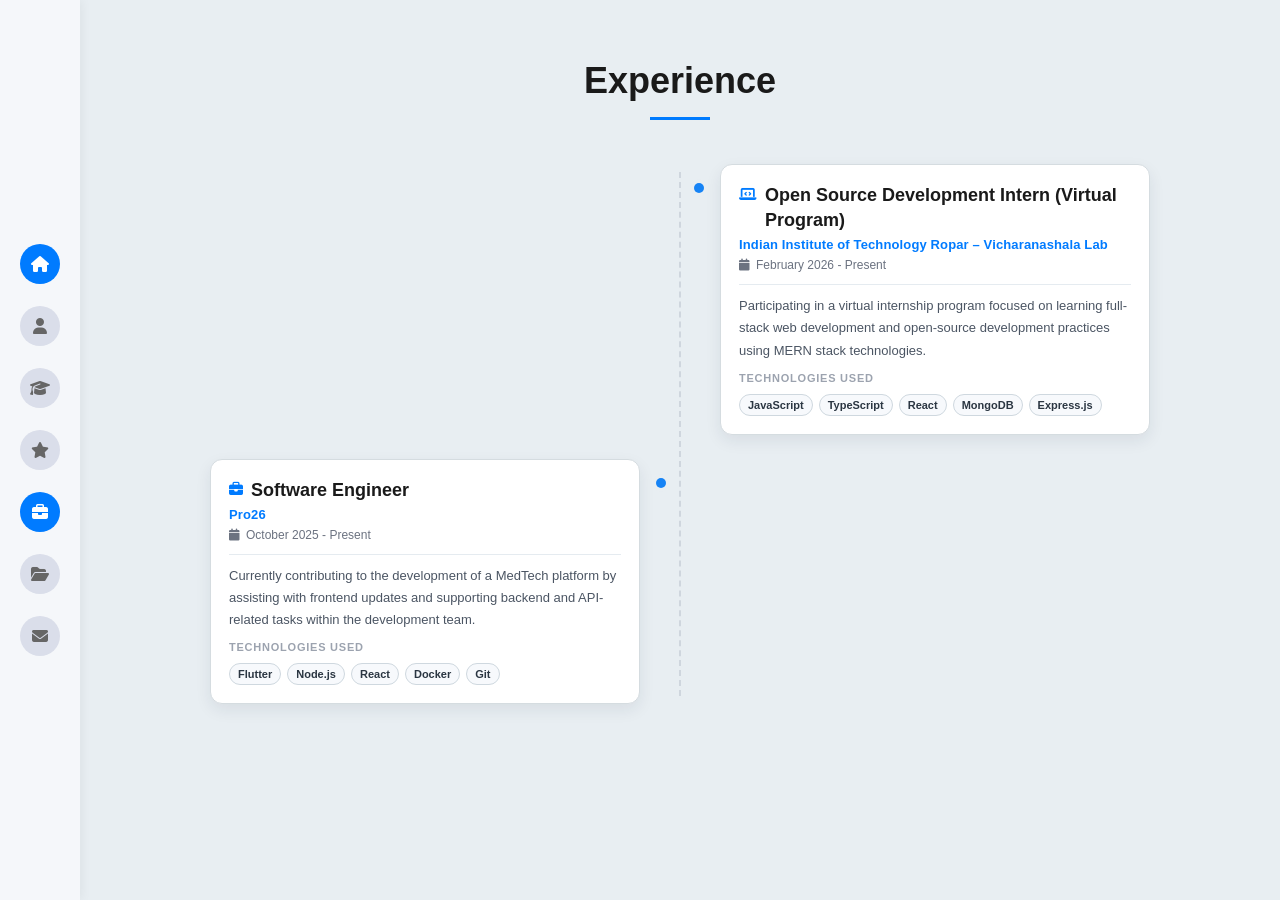
<file: experience.html>
<!DOCTYPE html>
<html lang="en">
<head>
    <meta charset="UTF-8">
    <meta name="viewport" content="width=device-width, initial-scale=1.0">
    <title>Experience - Deema Mymoona</title>
    <link rel="stylesheet" href="style.css">
    <link rel="stylesheet" href="https://cdnjs.cloudflare.com/ajax/libs/font-awesome/6.4.0/css/all.min.css">
</head>
<body>
    <div class="container">
        <!-- Sidebar -->
        <div class="sidebar">
            <div class="sidebar-item home-icon" onclick="navigateWithTransition('index.html')" title="Home">
                <i class="fas fa-home"></i>
            </div>
            <div class="sidebar-item profile-icon" onclick="navigateWithTransition('about.html')" title="About">
                <i class="fas fa-user"></i>
            </div>
            <div class="sidebar-item education-icon" onclick="navigateWithTransition('education.html')" title="Education">
                <i class="fas fa-graduation-cap"></i>
            </div>
            <div class="sidebar-item skills-icon" onclick="navigateWithTransition('skills.html')" title="Skills">
                <i class="fas fa-star"></i>
            </div>
            <div class="sidebar-item portfolio-icon active" onclick="navigateWithTransition('experience.html')" title="Experience">
                <i class="fas fa-briefcase"></i>
            </div>
            <div class="sidebar-item services-icon" onclick="navigateWithTransition('projects.html')" title="Projects">
                <i class="fas fa-folder-open"></i>
            </div>
            <div class="sidebar-item contact-icon" onclick="navigateWithTransition('contact.html')" title="Contact">
                <i class="fas fa-envelope"></i>
            </div>
        </div>

        <!-- Main Content -->
        <div class="main-content about-page">
            <div class="about-container">
                <!-- Header -->
                <div class="about-header">
                    <h2 class="about-title">Experience</h2>
                    <div class="title-underline"></div>
                </div>

                <!-- Experience Content -->
                <div class="experience-content">
                    <article class="experience-card">
                        <div class="experience-header">
                            <h3 class="experience-title"><i class="fas fa-laptop-code"></i>Open Source Development Intern (Virtual Program)</h3>
                            <p class="experience-company">Indian Institute of Technology Ropar – Vicharanashala Lab</p>
                            <p class="experience-duration"><i class="fas fa-calendar"></i> February 2026 - Present</p>
                        </div>

                        <div class="experience-body">
                            Participating in a virtual internship program focused on learning full-stack web development and open-source development practices using MERN stack technologies.
                        </div>

                        <div class="experience-tech">
                            <h4>Technologies Used</h4>
                            <div class="experience-badges">
                                <span class="experience-badge">JavaScript</span>
                                <span class="experience-badge">TypeScript</span>
                                <span class="experience-badge">React</span>
                                <span class="experience-badge">MongoDB</span>
                                <span class="experience-badge">Express.js</span>
                            </div>
                        </div>
                    </article>

                    <article class="experience-card">
                        <div class="experience-header">
                            <h3 class="experience-title"><i class="fas fa-briefcase"></i>Software Engineer</h3>
                            <p class="experience-company">Pro26</p>
                            <p class="experience-duration"><i class="fas fa-calendar"></i> October 2025 - Present</p>
                        </div>

                        <div class="experience-body">
                            <!-- <h4>Responsibilities &amp; Achievements</h4> -->
                            Currently contributing to the development of a MedTech platform by assisting with frontend updates and supporting backend and API-related tasks within the development team.
                        </div>

                        <div class="experience-tech">
                            <h4>Technologies Used</h4>
                            <div class="experience-badges">
                                <span class="experience-badge">Flutter</span>
                                <span class="experience-badge">Node.js</span>
                                <span class="experience-badge">React</span>
                                <span class="experience-badge">Docker</span>
                                <span class="experience-badge">Git</span>
                            </div>
                        </div>
                    </article>
                </div>
            </div>
        </div>
    </div>

    <script src="script.js"></script>
</body>
</html>
</file>
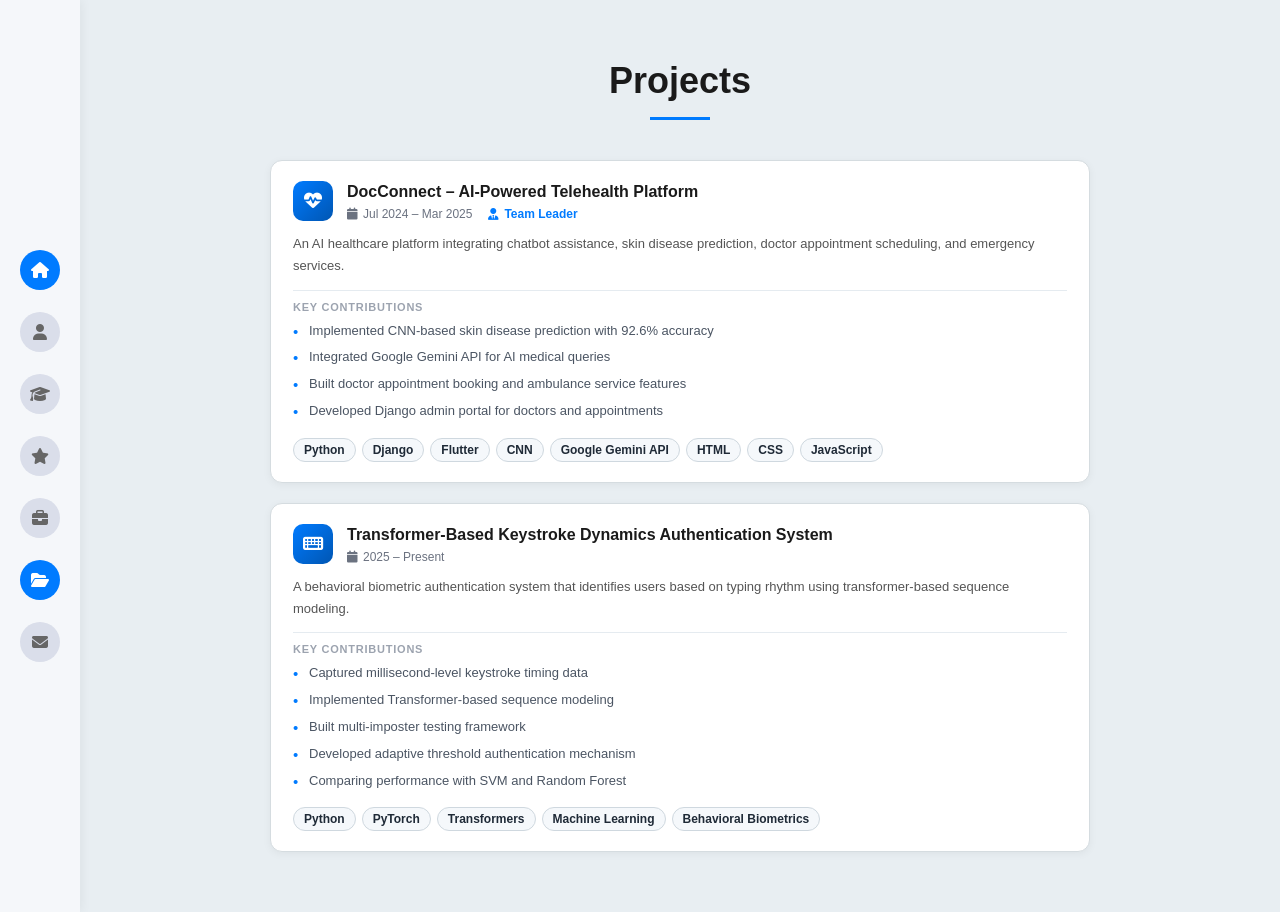
<file: projects.html>
<!DOCTYPE html>
<html lang="en">
<head>
    <meta charset="UTF-8">
    <meta name="viewport" content="width=device-width, initial-scale=1.0">
    <title>Projects - Deema Mymoona</title>
    <link rel="stylesheet" href="style.css">
    <link rel="stylesheet" href="https://cdnjs.cloudflare.com/ajax/libs/font-awesome/6.4.0/css/all.min.css">
</head>
<body>
    <div class="container">
        <!-- Sidebar -->
        <div class="sidebar">
            <div class="sidebar-item home-icon" onclick="navigateWithTransition('index.html')" title="Home">
                <i class="fas fa-home"></i>
            </div>
            <div class="sidebar-item profile-icon" onclick="navigateWithTransition('about.html')" title="About">
                <i class="fas fa-user"></i>
            </div>
            <div class="sidebar-item education-icon" onclick="navigateWithTransition('education.html')" title="Education">
                <i class="fas fa-graduation-cap"></i>
            </div>
            <div class="sidebar-item skills-icon" onclick="navigateWithTransition('skills.html')" title="Skills">
                <i class="fas fa-star"></i>
            </div>
            <div class="sidebar-item portfolio-icon" onclick="navigateWithTransition('experience.html')" title="Experience">
                <i class="fas fa-briefcase"></i>
            </div>
            <div class="sidebar-item services-icon active" title="Projects">
                <i class="fas fa-folder-open"></i>
            </div>
            <div class="sidebar-item contact-icon" onclick="navigateWithTransition('contact.html')" title="Contact">
                <i class="fas fa-envelope"></i>
            </div>
        </div>

        <!-- Main Content -->
        <div class="main-content about-page">
            <div class="about-container">
                <!-- Header -->
                <div class="about-header">
                    <h2 class="about-title">Projects</h2>
                    <div class="title-underline"></div>
                </div>

                <!-- Projects Grid -->
                <div class="projects-grid">

                    <!-- Project Card 1 -->
                    <div class="project-card">
                        <div class="project-card-header">
                            <div class="project-icon">
                                <i class="fas fa-heartbeat"></i>
                            </div>
                            <div class="project-meta">
                                <h3 class="project-title">DocConnect – AI-Powered Telehealth Platform</h3>
                                <div class="project-info-row">
                                    <span class="project-duration"><i class="fas fa-calendar"></i> Jul 2024 – Mar 2025</span>
                                    <span class="project-role"><i class="fas fa-user-tie"></i> Team Leader</span>
                                </div>
                            </div>
                        </div>
                        <p class="project-description">An AI healthcare platform integrating chatbot assistance, skin disease prediction, doctor appointment scheduling, and emergency services.</p>
                        <div class="project-contributions">
                            <h4 class="contributions-heading">Key Contributions</h4>
                            <ul class="contributions-list">
                                <li>Implemented CNN-based skin disease prediction with 92.6% accuracy</li>
                                <li>Integrated Google Gemini API for AI medical queries</li>
                                <li>Built doctor appointment booking and ambulance service features</li>
                                <li>Developed Django admin portal for doctors and appointments</li>
                            </ul>
                        </div>
                        <div class="project-badges">
                            <span class="project-badge">Python</span>
                            <span class="project-badge">Django</span>
                            <span class="project-badge">Flutter</span>
                            <span class="project-badge">CNN</span>
                            <span class="project-badge">Google Gemini API</span>
                            <span class="project-badge">HTML</span>
                            <span class="project-badge">CSS</span>
                            <span class="project-badge">JavaScript</span>
                        </div>
                    </div>

                    <!-- Project Card 2 -->
                    <div class="project-card">
                        <div class="project-card-header">
                            <div class="project-icon">
                                <i class="fas fa-keyboard"></i>
                            </div>
                            <div class="project-meta">
                                <h3 class="project-title">Transformer-Based Keystroke Dynamics Authentication System</h3>
                                <div class="project-info-row">
                                    <span class="project-duration"><i class="fas fa-calendar"></i> 2025 – Present</span>
                                </div>
                            </div>
                        </div>
                        <p class="project-description">A behavioral biometric authentication system that identifies users based on typing rhythm using transformer-based sequence modeling.</p>
                        <div class="project-contributions">
                            <h4 class="contributions-heading">Key Contributions</h4>
                            <ul class="contributions-list">
                                <li>Captured millisecond-level keystroke timing data</li>
                                <li>Implemented Transformer-based sequence modeling</li>
                                <li>Built multi-imposter testing framework</li>
                                <li>Developed adaptive threshold authentication mechanism</li>
                                <li>Comparing performance with SVM and Random Forest</li>
                            </ul>
                        </div>
                        <div class="project-badges">
                            <span class="project-badge">Python</span>
                            <span class="project-badge">PyTorch</span>
                            <span class="project-badge">Transformers</span>
                            <span class="project-badge">Machine Learning</span>
                            <span class="project-badge">Behavioral Biometrics</span>
                        </div>
                    </div>

                </div>
            </div>
        </div>
    </div>

    <script src="script.js"></script>
</body>
</html>
</file>
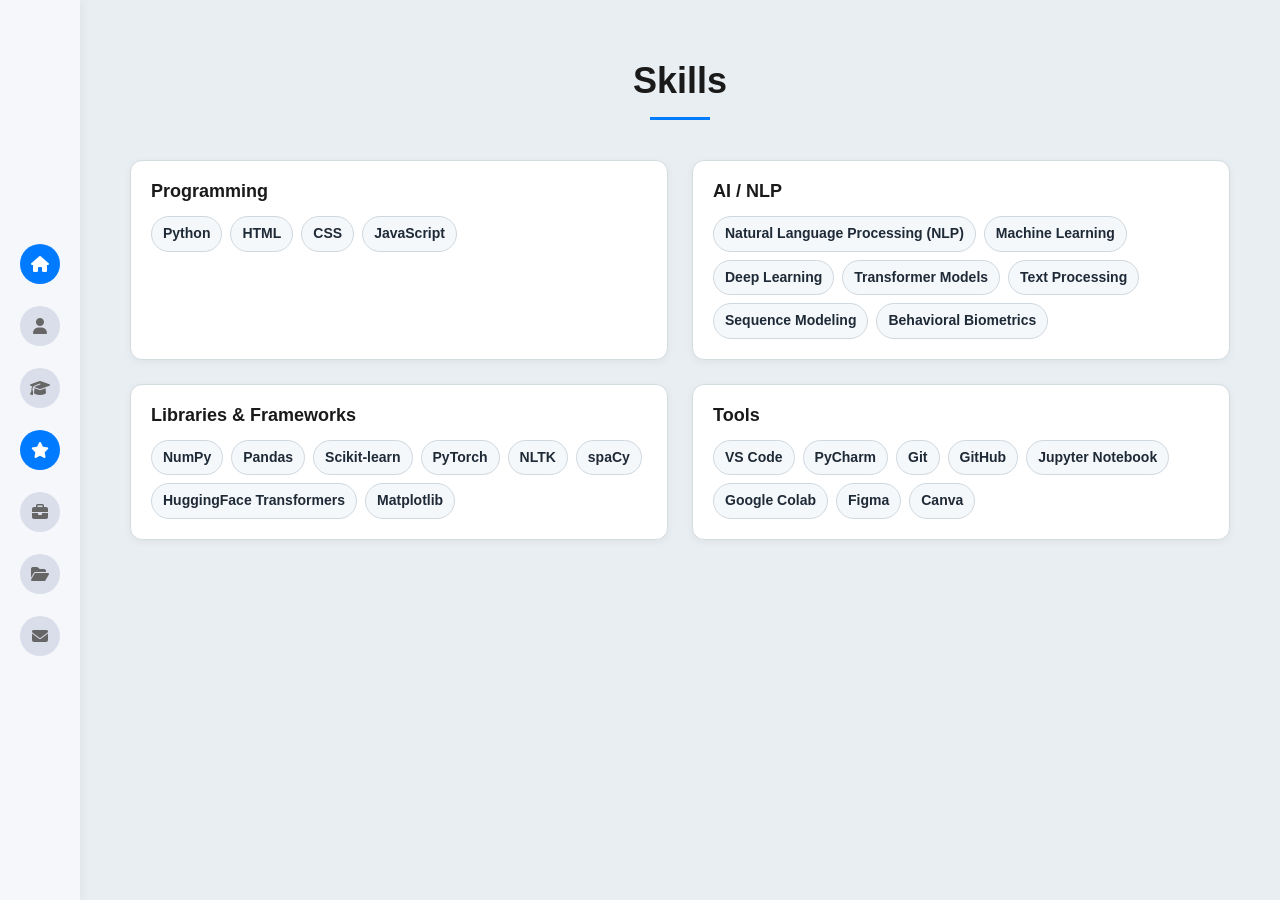
<file: skills.html>
<!DOCTYPE html>
<html lang="en">
<head>
    <meta charset="UTF-8">
    <meta name="viewport" content="width=device-width, initial-scale=1.0">
    <title>Skills - Deema Mymoona</title>
    <link rel="stylesheet" href="style.css">
    <link rel="stylesheet" href="https://cdnjs.cloudflare.com/ajax/libs/font-awesome/6.4.0/css/all.min.css">
</head>
<body>
    <div class="container">
        <!-- Sidebar -->
        <div class="sidebar">
            <div class="sidebar-item home-icon" onclick="navigateWithTransition('index.html')" title="Home">
                <i class="fas fa-home"></i>
            </div>
            <div class="sidebar-item profile-icon" onclick="navigateWithTransition('about.html')" title="About">
                <i class="fas fa-user"></i>
            </div>
            <div class="sidebar-item education-icon" onclick="navigateWithTransition('education.html')" title="Education">
                <i class="fas fa-graduation-cap"></i>
            </div>
            <div class="sidebar-item skills-icon active" title="Skills">
                <i class="fas fa-star"></i>
            </div>
            <div class="sidebar-item portfolio-icon" onclick="navigateWithTransition('experience.html')" title="Experience">
                <i class="fas fa-briefcase"></i>
            </div>
            <div class="sidebar-item services-icon" onclick="navigateWithTransition('projects.html')" title="Projects">
                <i class="fas fa-folder-open"></i>
            </div>
            <div class="sidebar-item contact-icon" onclick="navigateWithTransition('contact.html')" title="Contact">
                <i class="fas fa-envelope"></i>
            </div>
        </div>

        <!-- Main Content -->
        <div class="main-content about-page">
            <div class="about-container">
                <!-- Header -->
                <div class="about-header">
                    <h2 class="about-title">Skills</h2>
                    <div class="title-underline"></div>
                </div>

                <!-- Skills Content -->
                <div class="skills-content">
                    <!-- Programming -->
                    <div class="skills-card">
                        <div class="skills-column">
                            <h3 class="skills-category">Programming</h3>
                            <div class="skills-badges">
                                <span class="skill-badge">Python</span>
                                <span class="skill-badge">HTML</span>
                                <span class="skill-badge">CSS</span>
                                <span class="skill-badge">JavaScript</span>
                            </div>
                        </div>
                    </div>

                    <!-- AI / NLP -->
                    <div class="skills-card">
                        <div class="skills-column">
                            <h3 class="skills-category">AI / NLP</h3>
                            <div class="skills-badges">
                                <span class="skill-badge">Natural Language Processing (NLP)</span>
                                <span class="skill-badge">Machine Learning</span>
                                <span class="skill-badge">Deep Learning</span>
                                <span class="skill-badge">Transformer Models</span>
                                <span class="skill-badge">Text Processing</span>
                                <span class="skill-badge">Sequence Modeling</span>
                                <span class="skill-badge">Behavioral Biometrics</span>
                            </div>
                        </div>
                    </div>

                    <!-- Libraries & Frameworks -->
                    <div class="skills-card">
                        <div class="skills-column">
                            <h3 class="skills-category">Libraries &amp; Frameworks</h3>
                            <div class="skills-badges">
                                <span class="skill-badge">NumPy</span>
                                <span class="skill-badge">Pandas</span>
                                <span class="skill-badge">Scikit-learn</span>
                                <span class="skill-badge">PyTorch</span>
                                <span class="skill-badge">NLTK</span>
                                <span class="skill-badge">spaCy</span>
                                <span class="skill-badge">HuggingFace Transformers</span>
                                <span class="skill-badge">Matplotlib</span>
                            </div>
                        </div>
                    </div>

                    <!-- Tools -->
                    <div class="skills-card">
                        <div class="skills-column">
                            <h3 class="skills-category">Tools</h3>
                            <div class="skills-badges">
                                <span class="skill-badge">VS Code</span>
                                <span class="skill-badge">PyCharm</span>
                                <span class="skill-badge">Git</span>
                                <span class="skill-badge">GitHub</span>
                                <span class="skill-badge">Jupyter Notebook</span>
                                <span class="skill-badge">Google Colab</span>
                                <span class="skill-badge">Figma</span>
                                <span class="skill-badge">Canva</span>
                            </div>
                        </div>
                    </div>
                </div>
            </div>
        </div>
    </div>

    <script src="script.js"></script>
</body>
</html>
</file>
<file: style.css>
/* =========================================================
   GLOBAL STYLES
   ========================================================= */

* {
    margin: 0;
    padding: 0;
    box-sizing: border-box;
}

html {
    scroll-behavior: smooth;
}

body {
    font-family: -apple-system, BlinkMacSystemFont, 'Segoe UI',
        'Roboto', 'Oxygen', 'Ubuntu', 'Cantarell', sans-serif;
    background-color: #e8eef2;
    color: #333;
    min-height: 100vh;
    overflow-x: hidden;
    overflow-y: auto;
    transition: opacity 0.22s ease, transform 0.22s ease;
}

body.page-transition-out {
    opacity: 0;
    transform: translateY(-8px);
}

a {
    color: inherit;
}

button,
input,
textarea {
    font: inherit;
}

.container {
    display: flex;
    min-height: 100vh;
}


/* =========================================================
   SIDEBAR NAVIGATION
   ========================================================= */

.sidebar {
    width: 80px;
    min-width: 80px;
    background-color: #f5f7fa;
    display: flex;
    flex-direction: column;
    align-items: center;
    justify-content: center;
    padding: 20px 0;
    gap: 22px;
    box-shadow: 2px 0 10px rgba(0, 0, 0, 0.05);
    z-index: 100;
}

.sidebar-item {
    width: 40px;
    height: 40px;
    display: flex;
    align-items: center;
    justify-content: center;
    border-radius: 50%;
    background-color: #dadeea;
    color: #666;
    font-size: 16px;
    cursor: pointer;
    text-decoration: none;
    transition: all 0.3s ease;
    position: relative;
    flex-shrink: 0;
}

.sidebar-item::before {
    content: attr(title);
    position: absolute;
    bottom: 100%;
    left: 50%;
    transform: translateX(-50%);
    background-color: #333;
    color: white;
    padding: 8px 12px;
    border-radius: 4px;
    font-size: 12px;
    white-space: nowrap;
    opacity: 0;
    visibility: hidden;
    transition: all 0.3s ease;
    margin-bottom: 8px;
    z-index: 1000;
}

.sidebar-item::after {
    content: '';
    position: absolute;
    bottom: 100%;
    left: 50%;
    transform: translateX(-50%);
    border: 5px solid transparent;
    border-top-color: #333;
    opacity: 0;
    visibility: hidden;
    transition: all 0.3s ease;
    margin-bottom: -13px;
    z-index: 1000;
}

.sidebar-item:hover::before,
.sidebar-item:hover::after {
    opacity: 1;
    visibility: visible;
}

.sidebar-item:hover {
    background-color: #007bff;
    color: white;
    transform: scale(1.1);
}

.sidebar-item.active,
.sidebar-item.home-icon {
    background-color: #007bff;
    color: white;
}

.snap-layout .sidebar-item.home-icon:not(.active) {
    background-color: #dadeea;
    color: #666;
}


/* =========================================================
   HOME SECTION
   ========================================================= */

.main-content {
    flex: 1;
    min-width: 0;
    display: flex;
    align-items: center;
    justify-content: center;
    padding: 40px;
}

.content-wrapper {
    text-align: left;
    max-width: 900px;
    width: 100%;
}

.name {
    font-size: 48px;
    font-weight: 700;
    margin-bottom: 20px;
    color: #1a1a1a;
}

.subtitle {
    font-size: 20px;
    color: #666;
    margin-bottom: 50px;
    font-weight: 400;
    line-height: 1.6;
}

.animated-text {
    display: inline-block;
    font-weight: 600;
    color: #1a1a1a;
}

.cursor {
    display: inline-block;
    color: #007bff;
    font-weight: bold;
    animation: blink 0.6s infinite;
    margin-left: 4px;
}

@keyframes blink {
    0%, 49% {
        opacity: 1;
    }

    50%, 100% {
        opacity: 0;
    }
}


/* =========================================================
   SOCIAL LINKS
   ========================================================= */

.social-links {
    display: flex;
    flex-wrap: wrap;
    gap: 20px;
}

.social-icon {
    width: 45px;
    height: 45px;
    display: flex;
    align-items: center;
    justify-content: center;
    border-radius: 50%;
    background-color: #dadeea;
    color: #666;
    text-decoration: none;
    font-size: 18px;
    transition: all 0.3s ease;
}

.social-icon:hover {
    background-color: #007bff;
    color: white;
    transform: translateY(-5px);
}


/* =========================================================
   SHARED SECTION STYLES
   ========================================================= */

.about-page {
    overflow: visible;
    align-items: flex-start;
    padding: 60px 40px !important;
    display: flex;
    justify-content: center;
}

.about-container {
    max-width: 1100px;
    width: 100%;
    margin: 0 auto;
}

.about-header {
    text-align: center;
    margin-bottom: 40px;
}

.about-title {
    font-size: 36px;
    font-weight: 700;
    color: #1a1a1a;
    margin-bottom: 15px;
}

.title-underline {
    width: 60px;
    height: 3px;
    background-color: #007bff;
    margin: 0 auto;
}

.about-subtitle {
    color: #6b7280;
    font-size: 15px;
    line-height: 1.7;
    margin: 12px auto 0;
    max-width: 750px;
}


/* =========================================================
   ABOUT SECTION
   ========================================================= */

.about-content {
    display: flex;
    align-items: flex-start;
    justify-content: center;
    column-gap: 24px;
}

.profile-image-container {
    display: flex;
    justify-content: flex-start;
    flex: 0 0 250px;
}

.profile-image-container img {
    width: 250px;
    height: 300px;
    object-fit: cover;
    border-radius: 15px;
    box-shadow: 0 10px 30px rgba(0, 0, 0, 0.1);
}

.profile-image-placeholder {
    width: 250px;
    height: 300px;
    border-radius: 15px;
    background: linear-gradient(135deg, #007bff 0%, #0056b3 100%);
    display: flex;
    align-items: center;
    justify-content: center;
    font-size: 120px;
    color: white;
    box-shadow: 0 10px 30px rgba(0, 0, 0, 0.1);
}

.details-section {
    flex: 0 1 680px;
    max-width: 680px;
    width: 100%;
    min-width: 0;
    display: flex;
    flex-direction: column;
}

.info-grid {
    display: grid;
    grid-template-columns: 1fr 1fr;
    gap: 25px;
    margin-bottom: 30px;
}

.info-item {
    display: flex;
    flex-direction: column;
    gap: 5px;
}

.info-label {
    font-weight: 600;
    color: #1a1a1a;
    font-size: 14px;
}

.info-value {
    color: #666;
    font-size: 14px;
    line-height: 1.5;
}

.bio-section {
    margin-bottom: 25px;
    line-height: 1.7;
    color: #555;
    width: 100%;
}

.bio-section p {
    margin-bottom: 15px;
    text-align: justify;
    width: 100%;
}

.cta-buttons {
    display: flex;
    flex-wrap: wrap;
    gap: 15px;
}

.btn {
    display: inline-flex;
    align-items: center;
    justify-content: center;
    gap: 8px;
    padding: 12px 30px;
    border: none;
    border-radius: 5px;
    font-size: 14px;
    font-weight: 600;
    cursor: pointer;
    text-decoration: none;
    transition: all 0.3s ease;
}

.btn-primary {
    background-color: #28a745;
    color: white;
}

.btn-primary:hover {
    background-color: #218838;
    transform: translateY(-2px);
    box-shadow: 0 5px 15px rgba(40, 167, 69, 0.3);
}

.btn-secondary {
    background-color: #007bff;
    color: white;
}

.btn-secondary:hover {
    background-color: #0056b3;
    transform: translateY(-2px);
    box-shadow: 0 5px 15px rgba(0, 123, 255, 0.3);
}

.about-content.single-column {
    display: block;
}

.about-content.single-column .education-highlight-card {
    width: 100%;
}


/* =========================================================
   EDUCATION SECTION
   ========================================================= */

.education-layout {
    display: flex;
    align-items: stretch;
    gap: 24px;
}

.education-column {
    min-width: 0;
}

.education-column-left {
    flex: 1.1;
    display: flex;
    flex-direction: column;
    gap: 16px;
    position: relative;
    padding-left: 38px;
}

.education-column-right {
    flex: 0.9;
    display: flex;
    flex-direction: column;
    gap: 16px;
}

.education-column-left::before {
    content: '';
    position: absolute;
    left: 5px;
    top: 10px;
    bottom: 10px;
    border-left: 2px dashed #c8d6ea;
}

.education-highlight-card {
    background-color: #fff;
    border: 1px solid #d5dce0;
    border-radius: 12px;
    padding: 18px;
    line-height: 1.7;
    color: #555;
    width: 100%;
    text-align: left;
    display: block;
    position: relative;
    transition: all 0.25s ease;
}

.education-highlight-card::before {
    content: '';
    position: absolute;
    left: -41px;
    top: 22px;
    width: 12px;
    height: 12px;
    border-radius: 999px;
    background-color: #d7dde7;
    box-shadow: 0 0 0 4px #e8eef2;
}

.education-column-left .education-highlight-card:first-child::before {
    background-color: #1f86ef;
}

.education-column-left .education-highlight-card:nth-child(2) {
    border-color: #7db8f7;
    box-shadow: 0 3px 12px rgba(29, 123, 230, 0.14);
}

.education-highlight-card:hover {
    border-color: #007bff;
    box-shadow: 0 4px 12px rgba(0, 123, 255, 0.15);
    transform: translateY(-3px);
}

.edu-card-icon {
    width: 60px;
    height: 60px;
    border-radius: 12px;
    display: flex;
    align-items: center;
    justify-content: center;
    font-size: 28px;
    color: white;
    flex-shrink: 0;
}

.edu-card-content {
    flex: 1;
    min-width: 0;
}

.edu-card-content h3 {
    font-size: 16px;
    font-weight: 600;
    color: #1a1a1a;
    margin-bottom: 8px;
}

.edu-card-content .institution {
    color: #007bff;
    font-size: 13px;
    margin-bottom: 10px;
}

.edu-card-content .duration {
    font-size: 13px;
    color: #777;
    display: flex;
    align-items: center;
    gap: 8px;
}

.achievement-heading {
    margin-top: 12px;
}

.info-grid-education {
    display: grid;
    grid-template-columns: 1fr 1fr;
    gap: 25px;
    margin-top: 30px;
    padding-top: 30px;
    border-top: 1px solid #d5dce0;
}

.info-item-edu {
    display: flex;
    flex-direction: column;
    gap: 8px;
}

.info-item-edu .info-label {
    font-weight: 600;
    color: #1a1a1a;
    font-size: 13px;
}

.info-item-edu .info-value {
    color: #007bff;
    font-size: 14px;
}

.bio-section-education {
    background-color: #fff;
    padding: 25px;
    border-radius: 12px;
    border: 1px solid #d5dce0;
    margin-bottom: 0;
    height: auto;
}

.bio-section-education h3 {
    font-size: 18px;
    font-weight: 600;
    color: #1a1a1a;
    margin-bottom: 15px;
}

.bio-section-education p {
    color: #666;
    line-height: 1.7;
    margin-bottom: 12px;
    text-align: justify;
}

.education-summary-card {
    background-color: #fff;
    border: 1px solid #d5dce0;
    border-radius: 12px;
    padding: 22px 20px;
}

.education-summary-card h3 {
    font-size: 34px;
    font-weight: 700;
    color: #1b1f24;
    margin-bottom: 14px;
}

.summary-group {
    border-top: 1px solid #e3e8ee;
    padding-top: 12px;
    margin-top: 12px;
}

.summary-group:first-of-type {
    border-top: none;
    padding-top: 0;
    margin-top: 0;
}

.summary-group h4 {
    font-size: 14px;
    font-weight: 700;
    color: #1f2a37;
    display: flex;
    align-items: center;
    gap: 8px;
    margin-bottom: 8px;
}

.summary-group h4 i {
    color: #1f86ef;
}

.summary-list {
    margin: 0;
    padding-left: 18px;
}

.summary-list li {
    color: #4a5563;
    font-size: 14px;
    line-height: 1.5;
    margin-bottom: 6px;
}

.achievements-edu {
    background-color: #fff;
    padding: 25px;
    border-radius: 12px;
    border: 1px solid #d5dce0;
}

.achievements-edu h3 {
    font-size: 18px;
    font-weight: 600;
    color: #1a1a1a;
    margin-bottom: 15px;
}

.achievement-list-edu {
    list-style: none;
    margin: 0;
    padding: 0;
}

.achievement-list-edu li {
    color: #666;
    margin-bottom: 12px;
    padding-left: 25px;
    position: relative;
    font-size: 14px;
    line-height: 1.5;
}

.achievement-list-edu li::before {
    content: '►';
    position: absolute;
    left: 0;
    color: #007bff;
}

.mtech-icon {
    background-color: #007bff;
}

.btech-icon {
    background-color: #28a745;
}


/* =========================================================
   RESEARCH INTERESTS
   ========================================================= */

.research-interests-content {
    display: grid;
    grid-template-columns: repeat(2, minmax(0, 1fr));
    gap: 20px;
    margin-top: 18px;
}

.research-interest-grid {
    display: grid;
    grid-template-columns: repeat(2, minmax(0, 1fr));
    gap: 20px;
    margin-top: 18px;
}

.interest-card,
.research-interest-card {
    background: #fff;
    border: 1px solid #d5dce0;
    border-radius: 12px;
    padding: 22px;
    transition: all 0.25s ease;
}

.interest-card:hover,
.research-interest-card:hover {
    border-color: #9bc9f8;
    box-shadow: 0 6px 18px rgba(0, 123, 255, 0.09);
    transform: translateY(-3px);
}

.interest-card h3,
.research-interest-card h3 {
    font-size: 17px;
    color: #1a1a1a;
    margin-bottom: 10px;
}

.interest-card p,
.research-interest-card p {
    color: #5b6470;
    font-size: 14px;
    line-height: 1.7;
}

.interest-icon {
    width: 42px;
    height: 42px;
    display: flex;
    align-items: center;
    justify-content: center;
    border-radius: 10px;
    background: #eaf3ff;
    color: #007bff;
    font-size: 19px;
    margin-bottom: 14px;
}

.research-tags {
    display: flex;
    flex-wrap: wrap;
    gap: 8px;
    margin-top: 16px;
}

.research-tag {
    background: #f1f6fc;
    border: 1px solid #d4e3f3;
    color: #2466a5;
    border-radius: 999px;
    padding: 6px 11px;
    font-size: 12px;
    font-weight: 600;
}


/* =========================================================
   SKILLS SECTION
   ========================================================= */

.skills-content {
    display: grid;
    grid-template-columns: repeat(2, minmax(0, 1fr));
    gap: 24px;
    margin-top: 18px;
    align-items: stretch;
}

.skills-card {
    width: 100%;
    background-color: #fff;
    border: 1px solid #d5dce0;
    border-radius: 12px;
    padding: 20px;
    box-shadow: 0 2px 8px rgba(0, 0, 0, 0.05);
    display: flex;
    height: 100%;
}

.skills-column {
    display: flex;
    flex-direction: column;
    gap: 12px;
    width: 100%;
    height: 100%;
}

.skills-category {
    font-size: 18px;
    font-weight: 700;
    color: #1a1a1a;
    margin-bottom: 2px;
}

.skills-badges {
    display: flex;
    flex-wrap: wrap;
    gap: 8px;
}

.skill-badge {
    display: inline-flex;
    align-items: center;
    gap: 8px;
    padding: 7px 11px;
    border-radius: 999px;
    border: 1px solid #cfd8df;
    background-color: #f5f8fb;
    font-size: 14px;
    font-weight: 600;
    color: #1f2a37;
    line-height: 1.4;
}


/* =========================================================
   EXPERIENCE, PUBLICATIONS, PROJECTS & VENTURES
   Shared card styling
   ========================================================= */

.experience-content {
    position: relative;
    display: grid;
    grid-template-columns: 1fr 44px 1fr;
    column-gap: 18px;
    row-gap: 24px;
    margin-top: 8px;
    padding: 4px 0;
}

.experience-content::before {
    content: '';
    position: absolute;
    left: 50%;
    top: 12px;
    bottom: 12px;
    border-left: 2px dashed #cfd6de;
    transform: translateX(-50%);
}

.experience-card {
    position: relative;
    width: 100%;
    max-width: 430px;
    min-width: 0;
    background-color: #fff;
    border: 1px solid #d5dce0;
    border-radius: 12px;
    padding: 18px;
    box-shadow: 0 6px 16px rgba(27, 44, 63, 0.08);
    transition: box-shadow 0.2s ease, transform 0.2s ease;
}

.experience-card:nth-child(odd) {
    grid-column: 3;
    justify-self: start;
}

.experience-card:nth-child(even) {
    grid-column: 1;
    justify-self: end;
}

.experience-card:nth-child(1) {
    grid-row: 1;
}

.experience-card:nth-child(2) {
    grid-row: 2;
}

.experience-card:nth-child(3) {
    grid-row: 3;
}

.experience-card::before {
    content: '';
    position: absolute;
    top: 18px;
    width: 10px;
    height: 10px;
    border-radius: 999px;
    background-color: #1683f5;
    box-shadow: 0 0 0 4px #e8eef2;
    z-index: 2;
}

.experience-card:nth-child(odd)::before {
    left: -27px;
}

.experience-card:nth-child(even)::before {
    right: -27px;
}

.experience-card:hover {
    box-shadow: 0 6px 18px rgba(0, 123, 255, 0.1);
    transform: translateY(-3px);
}

.featured-card {
    border-color: #cfd9e5;
}

.experience-header {
    border-bottom: 1px solid #e5ebf0;
    padding-bottom: 10px;
    margin-bottom: 10px;
    display: flex;
    flex-direction: column;
    gap: 4px;
}

.experience-meta-row {
    display: flex;
    align-items: flex-start;
    justify-content: space-between;
    gap: 10px;
}

.experience-title {
    font-size: 18px;
    font-weight: 700;
    color: #1a1a1a;
    line-height: 1.4;
    display: flex;
    align-items: flex-start;
    gap: 8px;
}

.experience-title i {
    font-size: 14px;
    color: #007bff;
    flex-shrink: 0;
    margin-top: 4px;
}

.experience-company {
    font-size: 13px;
    font-weight: 600;
    color: #007bff;
    letter-spacing: 0.01em;
}

.experience-duration {
    font-size: 12px;
    color: #6b7280;
    display: flex;
    align-items: center;
    gap: 6px;
    line-height: 1.5;
}

.experience-body {
    margin-bottom: 10px;
    color: #4b5563;
    font-size: 13px;
    line-height: 1.7;
}

.experience-body h4,
.experience-tech h4 {
    font-size: 11px;
    font-weight: 700;
    text-transform: uppercase;
    letter-spacing: 0.07em;
    color: #9ca3af;
    margin-bottom: 8px;
}

.experience-list {
    list-style: none;
    margin: 0;
    padding: 0;
}

.experience-list li {
    position: relative;
    padding-left: 18px;
    margin-bottom: 8px;
    color: #4b5563;
    line-height: 1.6;
    font-size: 14px;
}

.experience-list li::before {
    content: '•';
    position: absolute;
    left: 0;
    color: #007bff;
    font-size: 16px;
}

.experience-badges {
    display: flex;
    flex-wrap: wrap;
    gap: 6px;
    margin-top: 10px;
}

.experience-badge {
    display: inline-flex;
    align-items: center;
    padding: 4px 8px;
    border-radius: 999px;
    border: 1px solid #cfd8df;
    background-color: #f7f9fc;
    font-size: 11px;
    font-weight: 600;
    color: #2b3642;
}

.role-tag {
    display: inline-flex;
    align-items: center;
    justify-content: center;
    border-radius: 999px;
    padding: 3px 9px;
    border: 1px solid #d7dce2;
    font-size: 11px;
    font-weight: 700;
    color: #687482;
    background-color: #f9fbfc;
    white-space: nowrap;
}

.current-role {
    color: #0f6cd5;
    border-color: #b6d5fb;
    background-color: #edf6ff;
}

.experience-card a:not(.btn) {
    color: #007bff;
    text-decoration: none;
}

.experience-card a:not(.btn):hover {
    text-decoration: underline;
}


/* =========================================================
   PUBLICATIONS SECTION
   ========================================================= */

.publication-status {
    display: inline-flex;
    align-items: center;
    width: fit-content;
    border-radius: 999px;
    padding: 5px 10px;
    font-size: 11px;
    font-weight: 700;
    background: #edf6ff;
    color: #0f6cd5;
    border: 1px solid #b6d5fb;
    margin-bottom: 8px;
}

.publication-status.published {
    color: #168044;
    background: #eaf8ef;
    border-color: #b9e3c6;
}

.publication-status.ongoing {
    color: #996300;
    background: #fff7e6;
    border-color: #f0d69b;
}

.publication-doi {
    display: inline-block;
    margin-top: 8px;
    color: #007bff;
    font-size: 13px;
    font-weight: 600;
    text-decoration: none;
    overflow-wrap: anywhere;
}

.publication-doi:hover {
    text-decoration: underline;
}


/* =========================================================
   PROJECTS SECTION
   ========================================================= */

.projects-grid {
    display: flex;
    flex-direction: column;
    gap: 20px;
    margin-top: 18px;
    width: 100%;
    max-width: 1100px;
    padding: 0;
    margin-left: auto;
    margin-right: auto;
}

.project-card {
    width: 100%;
    max-width: 820px;
    min-width: 0;
    margin: 0 auto;
    background-color: #fff;
    border: 1px solid #d5dce0;
    border-radius: 12px;
    padding: 20px 22px;
    box-shadow: 0 2px 8px rgba(0, 0, 0, 0.05);
    display: flex;
    flex-direction: column;
    gap: 12px;
    transition: box-shadow 0.2s ease, transform 0.2s ease;
}

.project-card:hover {
    box-shadow: 0 6px 18px rgba(0, 123, 255, 0.1);
    transform: translateY(-2px);
}

.project-card-header {
    display: flex;
    align-items: flex-start;
    gap: 14px;
}

.project-meta {
    flex: 1;
    min-width: 0;
}

.project-info-row {
    display: flex;
    align-items: center;
    gap: 16px;
    margin-top: 4px;
    flex-wrap: wrap;
}

.project-duration,
.project-role {
    font-size: 12px;
    color: #6b7280;
    display: flex;
    align-items: center;
    gap: 5px;
}

.project-role {
    color: #007bff;
    font-weight: 600;
}

.project-icon {
    width: 40px;
    height: 40px;
    border-radius: 10px;
    background: linear-gradient(135deg, #007bff, #0056b3);
    display: flex;
    align-items: center;
    justify-content: center;
    font-size: 18px;
    color: #fff;
    flex-shrink: 0;
}

.project-links {
    display: flex;
    gap: 10px;
}

.project-link {
    width: 32px;
    height: 32px;
    border-radius: 50%;
    background-color: #f0f4f8;
    border: 1px solid #d5dce0;
    display: flex;
    align-items: center;
    justify-content: center;
    color: #555;
    font-size: 15px;
    text-decoration: none;
    transition: background-color 0.2s ease, color 0.2s ease;
}

.project-link:hover {
    background-color: #007bff;
    color: #fff;
    border-color: #007bff;
}

.project-title {
    font-size: 16px;
    font-weight: 700;
    color: #1a1a1a;
    line-height: 1.4;
    margin: 0;
}

.project-contributions {
    border-top: 1px solid #e5ebf0;
    padding-top: 10px;
}

.contributions-heading {
    font-size: 11px;
    font-weight: 700;
    text-transform: uppercase;
    letter-spacing: 0.07em;
    color: #9ca3af;
    margin-bottom: 8px;
}

.contributions-list {
    list-style: none;
    margin: 0;
    padding: 0;
    display: flex;
    flex-direction: column;
    gap: 6px;
}

.contributions-list li {
    position: relative;
    padding-left: 16px;
    font-size: 13px;
    color: #4b5563;
    line-height: 1.6;
}

.contributions-list li::before {
    content: '•';
    position: absolute;
    left: 0;
    color: #007bff;
    font-size: 15px;
    line-height: 1.4;
}

.project-description {
    font-size: 13px;
    color: #555;
    line-height: 1.7;
    flex: 1;
}

.project-badges {
    display: flex;
    flex-wrap: wrap;
    gap: 6px;
    margin-top: 4px;
}

.project-badge {
    display: inline-flex;
    align-items: center;
    padding: 4px 10px;
    border-radius: 999px;
    border: 1px solid #cfd8df;
    background-color: #f5f8fb;
    font-size: 12px;
    font-weight: 600;
    color: #1f2a37;
}


/* =========================================================
   CREATIVE WORK & VENTURES
   ========================================================= */

.ventures-intro {
    max-width: 800px;
    line-height: 1.8;
    margin: 0 auto 22px;
    color: #555;
    text-align: center;
    font-size: 15px;
}

.venture-grid {
    display: grid;
    grid-template-columns: repeat(2, minmax(0, 1fr));
    gap: 20px;
    margin-top: 20px;
}

.venture-card {
    background: #fff;
    border: 1px solid #d5dce0;
    border-radius: 12px;
    padding: 22px;
    transition: all 0.25s ease;
}

.venture-card:hover {
    border-color: #9bc9f8;
    box-shadow: 0 6px 18px rgba(0, 123, 255, 0.09);
    transform: translateY(-3px);
}

.venture-card h3 {
    font-size: 19px;
    color: #1a1a1a;
    margin-bottom: 8px;
}

.venture-card p {
    color: #5b6470;
    font-size: 14px;
    line-height: 1.7;
}

.venture-card a {
    display: inline-flex;
    align-items: center;
    gap: 7px;
    color: #007bff;
    font-weight: 600;
    font-size: 13px;
    text-decoration: none;
    margin-top: 14px;
}

.venture-card a:hover {
    text-decoration: underline;
}

.venture-icon {
    width: 44px;
    height: 44px;
    border-radius: 12px;
    display: flex;
    align-items: center;
    justify-content: center;
    background: #eaf3ff;
    color: #007bff;
    font-size: 20px;
    margin-bottom: 14px;
}


/* =========================================================
   CONTACT SECTION
   ========================================================= */

.contact-layout {
    display: flex;
    gap: 28px;
    align-items: flex-start;
}

.contact-info-card {
    flex: 1;
    min-width: 0;
    background: #fff;
    border: 1px solid #d5dce0;
    border-radius: 12px;
    padding: 26px;
}

.contact-info-card h3 {
    font-size: 20px;
    font-weight: 700;
    color: #1a1a1a;
    margin-bottom: 8px;
}

.contact-info-card > p {
    font-size: 14px;
    color: #666;
    line-height: 1.6;
    margin-bottom: 20px;
}

.contact-details {
    display: flex;
    flex-direction: column;
    gap: 16px;
    margin-bottom: 22px;
}

.contact-item {
    display: flex;
    align-items: center;
    gap: 14px;
    min-width: 0;
}

.contact-icon-wrap {
    width: 38px;
    height: 38px;
    border-radius: 50%;
    background: linear-gradient(135deg, #007bff, #0056b3);
    display: flex;
    align-items: center;
    justify-content: center;
    color: white;
    font-size: 15px;
    flex-shrink: 0;
}

.contact-label {
    display: block;
    font-size: 11px;
    font-weight: 700;
    text-transform: uppercase;
    letter-spacing: 0.06em;
    color: #9ca3af;
    margin-bottom: 2px;
}

.contact-value {
    font-size: 14px;
    color: #1a1a1a;
    font-weight: 500;
    text-decoration: none;
    overflow-wrap: anywhere;
}

a.contact-value:hover {
    color: #007bff;
}

.contact-social {
    display: flex;
    flex-wrap: wrap;
    gap: 10px;
}

.contact-social-link {
    width: 40px;
    height: 40px;
    border-radius: 50%;
    background-color: #f0f4f8;
    border: 1px solid #d5dce0;
    display: flex;
    align-items: center;
    justify-content: center;
    color: #555;
    font-size: 18px;
    text-decoration: none;
    transition: all 0.3s ease;
}

.contact-social-link:hover {
    background-color: #007bff;
    color: #fff;
    border-color: #007bff;
    transform: translateY(-2px);
}

.contact-form {
    flex: 1;
    min-width: 0;
    background: #fff;
    border: 1px solid #d5dce0;
    border-radius: 12px;
    padding: 26px;
    display: flex;
    flex-direction: column;
    gap: 14px;
}

.form-group {
    display: flex;
    flex-direction: column;
    gap: 5px;
}

.form-group label {
    font-size: 13px;
    font-weight: 600;
    color: #374151;
}

.form-group input,
.form-group textarea {
    width: 100%;
    padding: 10px 13px;
    border: 1px solid #d5dce0;
    border-radius: 8px;
    font-size: 14px;
    color: #1a1a1a;
    background: #f9fafb;
    outline: none;
    transition: border-color 0.2s ease, background 0.2s ease;
    font-family: inherit;
    resize: vertical;
}

.form-group input:focus,
.form-group textarea:focus {
    border-color: #007bff;
    background: #fff;
}

.contact-send-btn {
    width: 100%;
}


/* =========================================================
   FULL-PAGE SNAP SCROLL LAYOUT
   ========================================================= */

.container.snap-layout {
    height: 100vh;
    min-height: 100vh;
    overflow: hidden;
}

.snap-container {
    flex: 1;
    min-width: 0;
    height: 100vh;
    overflow-x: hidden;
    overflow-y: auto;
    scroll-snap-type: y mandatory;
    scroll-behavior: smooth;
    scrollbar-width: none;
    -ms-overflow-style: none;
}

.snap-container::-webkit-scrollbar {
    display: none;
}

.snap-section {
    width: 100%;
    height: 100vh;
    min-height: 100vh;
    scroll-snap-align: start;
    scroll-snap-stop: always;
    display: flex;
    flex-direction: column;
    overflow: hidden;
    position: relative;
}

/* Home section */
.snap-section#home .main-content {
    flex: 1;
    min-height: 0;
}

/* All content sections */
.snap-section .main-content.about-page {
    flex: 1;
    min-height: 0;
    overflow-x: hidden;
    overflow-y: auto;
    padding: 40px 40px 28px !important;
    align-items: flex-start;
    scrollbar-width: thin;
    scrollbar-color: #c3d2e0 transparent;
}

.snap-section .main-content.about-page::-webkit-scrollbar {
    width: 6px;
}

.snap-section .main-content.about-page::-webkit-scrollbar-thumb {
    background: #c3d2e0;
    border-radius: 10px;
}

.snap-section .about-header {
    margin-bottom: 28px;
}

/* Shared two-column card layouts */
#experience .experience-content,
#publications .experience-content,
#projects .experience-content,
#ventures .experience-content {
    display: grid;
    grid-template-columns: repeat(2, minmax(0, 1fr));
    gap: 20px;
    align-items: stretch;
    position: relative;
    margin-top: 18px;
}

#experience .experience-content::before,
#publications .experience-content::before,
#projects .experience-content::before,
#ventures .experience-content::before {
    display: none;
}

#experience .experience-card,
#publications .experience-card,
#projects .experience-card,
#ventures .experience-card {
    grid-column: auto;
    grid-row: auto;
    justify-self: stretch;
    align-self: stretch;
    max-width: none;
    width: 100%;
}

#experience .experience-card::before,
#publications .experience-card::before,
#projects .experience-card::before,
#ventures .experience-card::before {
    display: none;
}

/* Keep cards visually consistent */
#experience .experience-card:hover,
#publications .experience-card:hover,
#projects .experience-card:hover,
#ventures .experience-card:hover {
    transform: translateY(-4px);
}

/* Project cards in a snap section */
.snap-section .projects-grid.snap-row {
    flex-direction: row;
    align-items: stretch;
    margin-top: 18px;
    gap: 20px;
}

.snap-section .projects-grid.snap-row .project-card {
    flex: 1 1 0;
    max-width: none;
    margin: 0;
}

/* Optional snap-row utility */
.snap-section .snap-row {
    flex-direction: row;
    align-items: stretch;
    flex-wrap: wrap;
    gap: 20px;
}


/* =========================================================
   RESPONSIVE: TABLETS
   ========================================================= */

@media (max-width: 1024px) {
    .main-content {
        padding: 30px;
    }

    .about-page {
        padding: 40px 28px !important;
    }

    .about-container {
        max-width: 100%;
    }

    .education-layout {
        gap: 18px;
    }

    .skills-content {
        gap: 16px;
    }

    #experience .experience-content,
    #publications .experience-content,
    #projects .experience-content,
    #ventures .experience-content {
        gap: 16px;
    }
}


/* =========================================================
   RESPONSIVE: MOBILE
   ========================================================= */

@media (max-width: 768px) {
    /* Sidebar */
    .sidebar {
        width: 60px;
        min-width: 60px;
        padding: 12px 0;
        gap: 16px;
    }

    .sidebar-item {
        width: 35px;
        height: 35px;
        font-size: 14px;
    }

    .sidebar-item::before {
        left: calc(100% + 8px);
        bottom: 50%;
        transform: translateY(50%);
        margin-bottom: 0;
    }

    .sidebar-item::after {
        display: none;
    }

    /* Home */
    .main-content {
        padding: 20px;
    }

    .content-wrapper {
        width: 100%;
    }

    .name {
        font-size: clamp(28px, 7vw, 36px);
        margin-bottom: 15px;
    }

    .subtitle {
        font-size: 15px;
        margin-bottom: 30px;
        white-space: normal;
        line-height: 1.7;
    }

    .animated-text {
        min-width: 0;
    }

    .social-links {
        gap: 12px;
    }

    .social-icon {
        width: 40px;
        height: 40px;
        font-size: 16px;
    }

    /* Section headings */
    .about-title {
        font-size: 28px;
    }

    .about-header {
        margin-bottom: 24px;
    }

    .about-subtitle {
        font-size: 14px;
    }

    /* Snap content */
    .snap-section {
        height: 100vh;
        min-height: 100vh;
    }

    .snap-section .main-content.about-page {
        padding: 30px 18px 20px !important;
        overflow-y: auto;
    }

    .snap-section .about-header {
        margin-bottom: 20px;
    }

    /* About */
    .about-content {
        flex-direction: column;
        gap: 24px;
    }

    .profile-image-container {
        flex: 0 0 auto;
        width: 100%;
        justify-content: center;
    }

    .profile-image-container img,
    .profile-image-placeholder {
        width: 200px;
        height: 250px;
    }

    .profile-image-placeholder {
        font-size: 90px;
    }

    .details-section {
        max-width: 100%;
        flex: 1 1 auto;
    }

    .info-grid {
        grid-template-columns: 1fr;
        gap: 15px;
    }

    .bio-section p {
        text-align: left;
    }

    .cta-buttons {
        flex-direction: column;
    }

    .btn {
        width: 100%;
    }

    /* Education */
    .education-layout {
        flex-direction: column;
        gap: 16px;
    }

    .education-column-left {
        padding-left: 28px;
    }

    .education-column-left::before {
        left: 3px;
    }

    .education-highlight-card::before {
        left: -29px;
    }

    .education-column-right {
        display: flex;
    }

    .education-highlight-card {
        padding: 16px;
    }

    .info-grid-education {
        grid-template-columns: 1fr;
        gap: 15px;
    }

    .bio-section-education {
        padding: 18px;
    }

    .education-summary-card {
        padding: 18px;
    }

    /* Skills */
    .skills-content {
        grid-template-columns: 1fr;
        gap: 16px;
    }

    .skills-card {
        padding: 18px;
    }

    /* Research interests */
    .research-interests-content,
    .research-interest-grid {
        grid-template-columns: 1fr;
        gap: 14px;
    }

    /* Experience timeline */
    .experience-content {
        grid-template-columns: 20px minmax(0, 1fr);
        row-gap: 18px;
        column-gap: 12px;
    }

    .experience-content::before {
        left: 7px;
        transform: none;
    }

    .experience-card {
        grid-column: 2 !important;
        justify-self: stretch !important;
        max-width: none;
        padding: 16px;
    }

    .experience-card::before,
    .experience-card:nth-child(odd)::before,
    .experience-card:nth-child(even)::before {
        left: -22px;
        right: auto;
    }

    .experience-meta-row {
        flex-direction: column;
        align-items: flex-start;
        gap: 6px;
    }

    .experience-title {
        font-size: 17px;
    }

    /* Two-column card grids become one column */
    #experience .experience-content,
    #publications .experience-content,
    #projects .experience-content,
    #ventures .experience-content {
        grid-template-columns: 1fr;
        gap: 14px;
    }

    #experience .experience-card,
    #publications .experience-card,
    #projects .experience-card,
    #ventures .experience-card {
        grid-column: auto;
        grid-row: auto;
    }

    /* Projects */
    .projects-grid {
        gap: 16px;
    }

    .project-card {
        padding: 16px;
    }

    .project-card-header {
        flex-direction: row;
    }

    .project-title {
        font-size: 15px;
    }

    /* Ventures */
    .ventures-intro {
        text-align: left;
        font-size: 14px;
    }

    .venture-grid {
        grid-template-columns: 1fr;
        gap: 14px;
    }

    .venture-card {
        padding: 18px;
    }

    /* Contact */
    .contact-layout {
        flex-direction: column;
        gap: 16px;
    }

    .contact-info-card,
    .contact-form {
        width: 100%;
        padding: 20px;
    }

    /* Snap rows */
    .snap-section .snap-row,
    .snap-section .projects-grid.snap-row {
        flex-direction: column;
    }

    .snap-section .projects-grid.snap-row .project-card {
        width: 100%;
    }
}


/* =========================================================
   RESPONSIVE: SMALL MOBILE
   ========================================================= */

@media (max-width: 480px) {
    .sidebar {
        width: 52px;
        min-width: 52px;
        gap: 13px;
    }

    .sidebar-item {
        width: 32px;
        height: 32px;
        font-size: 13px;
    }

    .main-content {
        padding: 16px;
    }

    .snap-section .main-content.about-page {
        padding: 25px 14px 18px !important;
    }

    .name {
        font-size: 29px;
    }

    .subtitle {
        font-size: 14px;
    }

    .about-title {
        font-size: 25px;
    }

    .experience-card,
    .project-card,
    .skills-card,
    .venture-card {
        padding: 15px;
    }

    .experience-title {
        font-size: 16px;
    }

    .experience-list li {
        font-size: 13px;
    }

    .project-card-header {
        gap: 10px;
    }

    .contact-info-card,
    .contact-form {
        padding: 17px;
    }
}


/* =========================================================
   ACCESSIBILITY & MOTION
   ========================================================= */

a:focus-visible,
button:focus-visible,
.sidebar-item:focus-visible {
    outline: 3px solid rgba(0, 123, 255, 0.45);
    outline-offset: 3px;
}

@media (prefers-reduced-motion: reduce) {
    html {
        scroll-behavior: auto;
    }

    *,
    *::before,
    *::after {
        animation-duration: 0.01ms !important;
        animation-iteration-count: 1 !important;
        transition-duration: 0.01ms !important;
        scroll-behavior: auto !important;
    }
}
</file>
